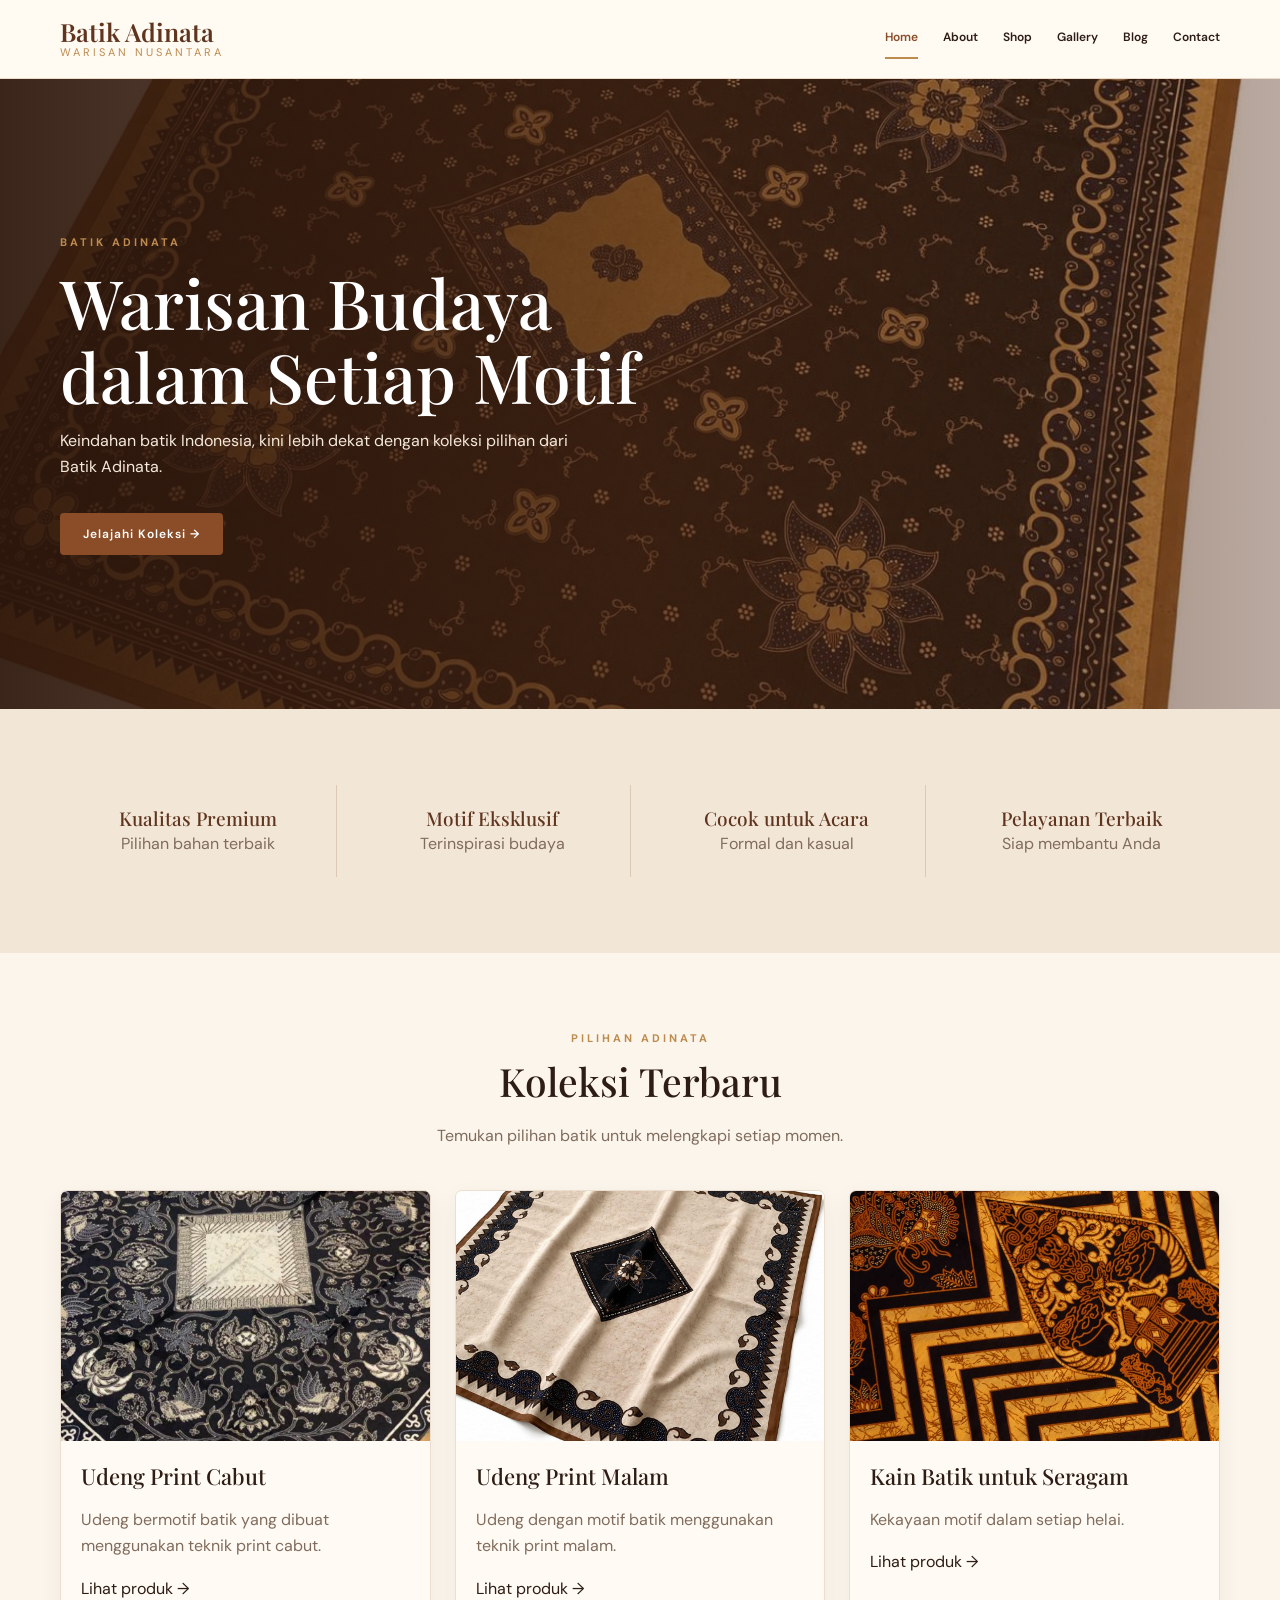
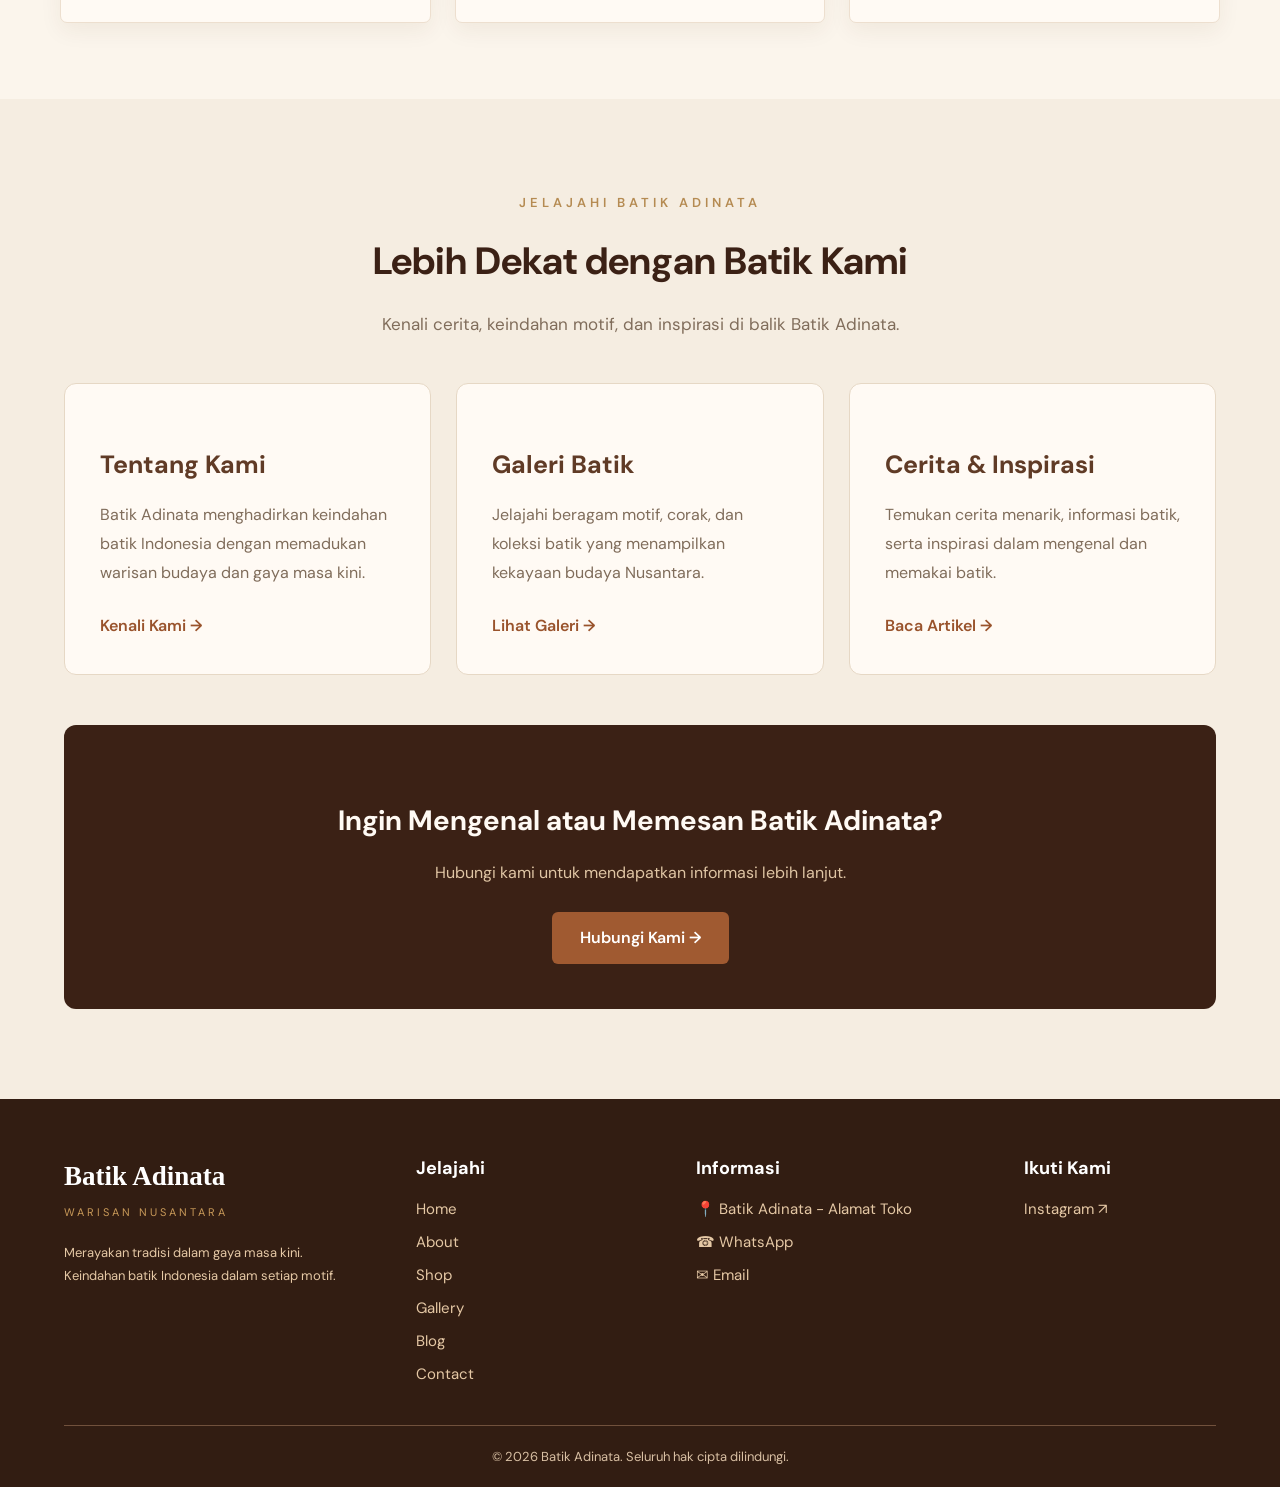
<file: index.html>
<!doctype html>
<html lang="id">

<head>
    <meta charset="utf-8">
    <meta name="viewport" content="width=device-width,initial-scale=1">
    <title>Home | Batik Adinata</title>
    <link rel="stylesheet" href="style.css">
</head>

<body>
    <header>
        <div class="container nav"><a class="brand" href="index.html">Batik Adinata<small>Warisan Nusantara</small></a>
            <nav class="navlinks"><a class="active" href="index.html">Home</a><a class="" href="about.html">About</a><a
                    class="" href="shop.html">Shop</a><a class="" href="gallery.html">Gallery</a><a class=""
                    href="blog.html">Blog</a><a class="" href="contact.html">Contact</a></nav>
        </div>
    </header>
    <main>
        <section class="hero"><img src="images/banner-home-baru.jpeg" alt="Model mengenakan batik">
            <div class="container">
                <div class="hero-copy">
                    <div class="eyebrow">Batik Adinata</div>
                    <h1>Warisan Budaya dalam Setiap Motif</h1>
                    <p>Keindahan batik Indonesia, kini lebih dekat dengan koleksi pilihan dari Batik Adinata.</p><a
                        class="btn" href="shop.html">Jelajahi Koleksi →</a>
                </div>
            </div>
        </section>
        <section class="feature-strip">
            <div class="container features">
                <div class="feature"><strong>Kualitas Premium</strong><span class="muted">Pilihan bahan terbaik</span>
                </div>
                <div class="feature"><strong>Motif Eksklusif</strong><span class="muted">Terinspirasi budaya</span>
                </div>
                <div class="feature"><strong>Cocok untuk Acara</strong><span class="muted">Formal dan kasual</span>
                </div>
                <div class="feature"><strong>Pelayanan Terbaik</strong><span class="muted">Siap membantu Anda</span>
                </div>
            </div>
        </section>
        <section>
            
<div class="container">
    <div class="section-head">
        <div class="eyebrow">Pilihan Adinata</div>
        <h2>Koleksi Terbaru</h2>
        <p>Temukan pilihan batik untuk melengkapi setiap momen.</p>
    </div>

    <div class="grid">
        <!-- UDENG PRINT CABUT -->
        <article class="card">
            <img src="images/udeng-print-cabut.jpeg" alt="Udeng Print Cabut">
            <div class="card-body">
                <h3>Udeng Print Cabut</h3>
                <p class="muted">Udeng bermotif batik yang dibuat menggunakan teknik print cabut.</p>
                <a href="shop.html?kategori=udeng-print-cabut">
                    Lihat produk →
                </a>
            </div>
        </article>

        <!-- UDENG PRINT MALAM -->
        <article class="card">
            <img src="images/udeng-print-malam.jpeg" alt="Udeng Print Malam">
            <div class="card-body">
                <h3>Udeng Print Malam</h3>
                <p class="muted">Udeng dengan motif batik menggunakan teknik print malam.</p>
                <a href="shop.html?kategori=udeng-print-malam">
                    Lihat produk →
                </a>
            </div>
        </article>

        <!-- KAIN BATIK SERAGAM -->
        <article class="card">
            <img src="images/kain-batik-untuk-seragam.jpeg" alt="Kain Batik untuk Seragam">
            <div class="card-body">
                <h3>Kain Batik untuk Seragam</h3>
                <p class="muted">Kekayaan motif dalam setiap helai.</p>
                <a href="shop.html?kategori=kain-batik-seragam">
                    Lihat produk →
                </a>
            </div>
        </article>
    </div>
</div>
</section>
</main>

    </main>
    
<!-- RINGKASAN HALAMAN -->
<section class="home-overview">
    <div class="overview-heading">
        <span>JELAJAHI BATIK ADINATA</span>
        <h2>Lebih Dekat dengan Batik Kami</h2>
        <p>Kenali cerita, keindahan motif, dan inspirasi di balik Batik Adinata.</p>
    </div>

    <div class="overview-grid">

        <div class="overview-card">
            <h3>Tentang Kami</h3>
            <p>
                Batik Adinata menghadirkan keindahan batik Indonesia
                dengan memadukan warisan budaya dan gaya masa kini.
            </p>
            <a href="about.html">Kenali Kami →</a>
        </div>

        <div class="overview-card">
            <h3>Galeri Batik</h3>
            <p>
                Jelajahi beragam motif, corak, dan koleksi batik
                yang menampilkan kekayaan budaya Nusantara.
            </p>
            <a href="gallery.html">Lihat Galeri →</a>
        </div>

        <div class="overview-card">
            <h3>Cerita & Inspirasi</h3>
            <p>
                Temukan cerita menarik, informasi batik, serta
                inspirasi dalam mengenal dan memakai batik.
            </p>
            <a href="blog.html">Baca Artikel →</a>
        </div>

    </div>

    <div class="overview-contact">
        <h3>Ingin Mengenal atau Memesan Batik Adinata?</h3>
        <p>Hubungi kami untuk mendapatkan informasi lebih lanjut.</p>
        <a href="contact.html" class="overview-contact-btn">Hubungi Kami →</a>
    </div>
</section>

    <footer class="site-footer">
    <div class="container footer-inner">

        <!-- KOLOM 1: BRAND -->
        <div class="footer-brand">
            <a href="index.html" class="footer-logo">
                Batik Adinata
            </a>
            <span class="footer-subtitle">WARISAN NUSANTARA</span>

            <p>
                Merayakan tradisi dalam gaya masa kini.
                Keindahan batik Indonesia dalam setiap motif.
            </p>
        </div>

        <!-- KOLOM 2: JELAJAHI -->
        <div class="footer-column">
            <b>Jelajahi</b>

            <a href="index.html">Home</a>
            <a href="about.html">About</a>
            <a href="shop.html">Shop</a>
            <a href="gallery.html">Gallery</a>
            <a href="blog.html">Blog</a>
            <a href="contact.html">Contact</a>
        </div>

        <!-- KOLOM 3: INFORMASI -->
        <div class="footer-column">
            <b>Informasi</b>

           
<a
    href="https://www.google.com/maps/search/?api=1&query=BATIK%20ADINATA%2C%20GW92%2BPV6%2C%20Kds%20III%2C%20Sidodadi%2C%20Masaran%2C%20Sragen%2C%20Jawa%20Tengah%2057282"
    target="_blank"
    rel="noopener noreferrer">
    📍 Batik Adinata - Alamat Toko
</a>


            <a
                href="https://wa.me/6285878153381"
                target="_blank"
                rel="noopener noreferrer">
                ☎ WhatsApp
            </a>

            <a href="mailto:pashaprasati29@gmail.com">
                ✉ Email
            </a>
        </div>

        <!-- KOLOM 4: IKUTI KAMI -->
        <div class="footer-column">
            <b>Ikuti Kami</b>

            <a
                href="https://www.instagram.com/prasa_sti/"
                target="_blank"
                rel="noopener noreferrer">
                Instagram ↗
            </a>
        </div>

    </div>

    <!-- COPYRIGHT -->
    <div class="footer-bottom">
        <p>
            © 2026 Batik Adinata. Seluruh hak cipta dilindungi.
        </p>
    </div>
</footer>
</body>

</html>
</file>
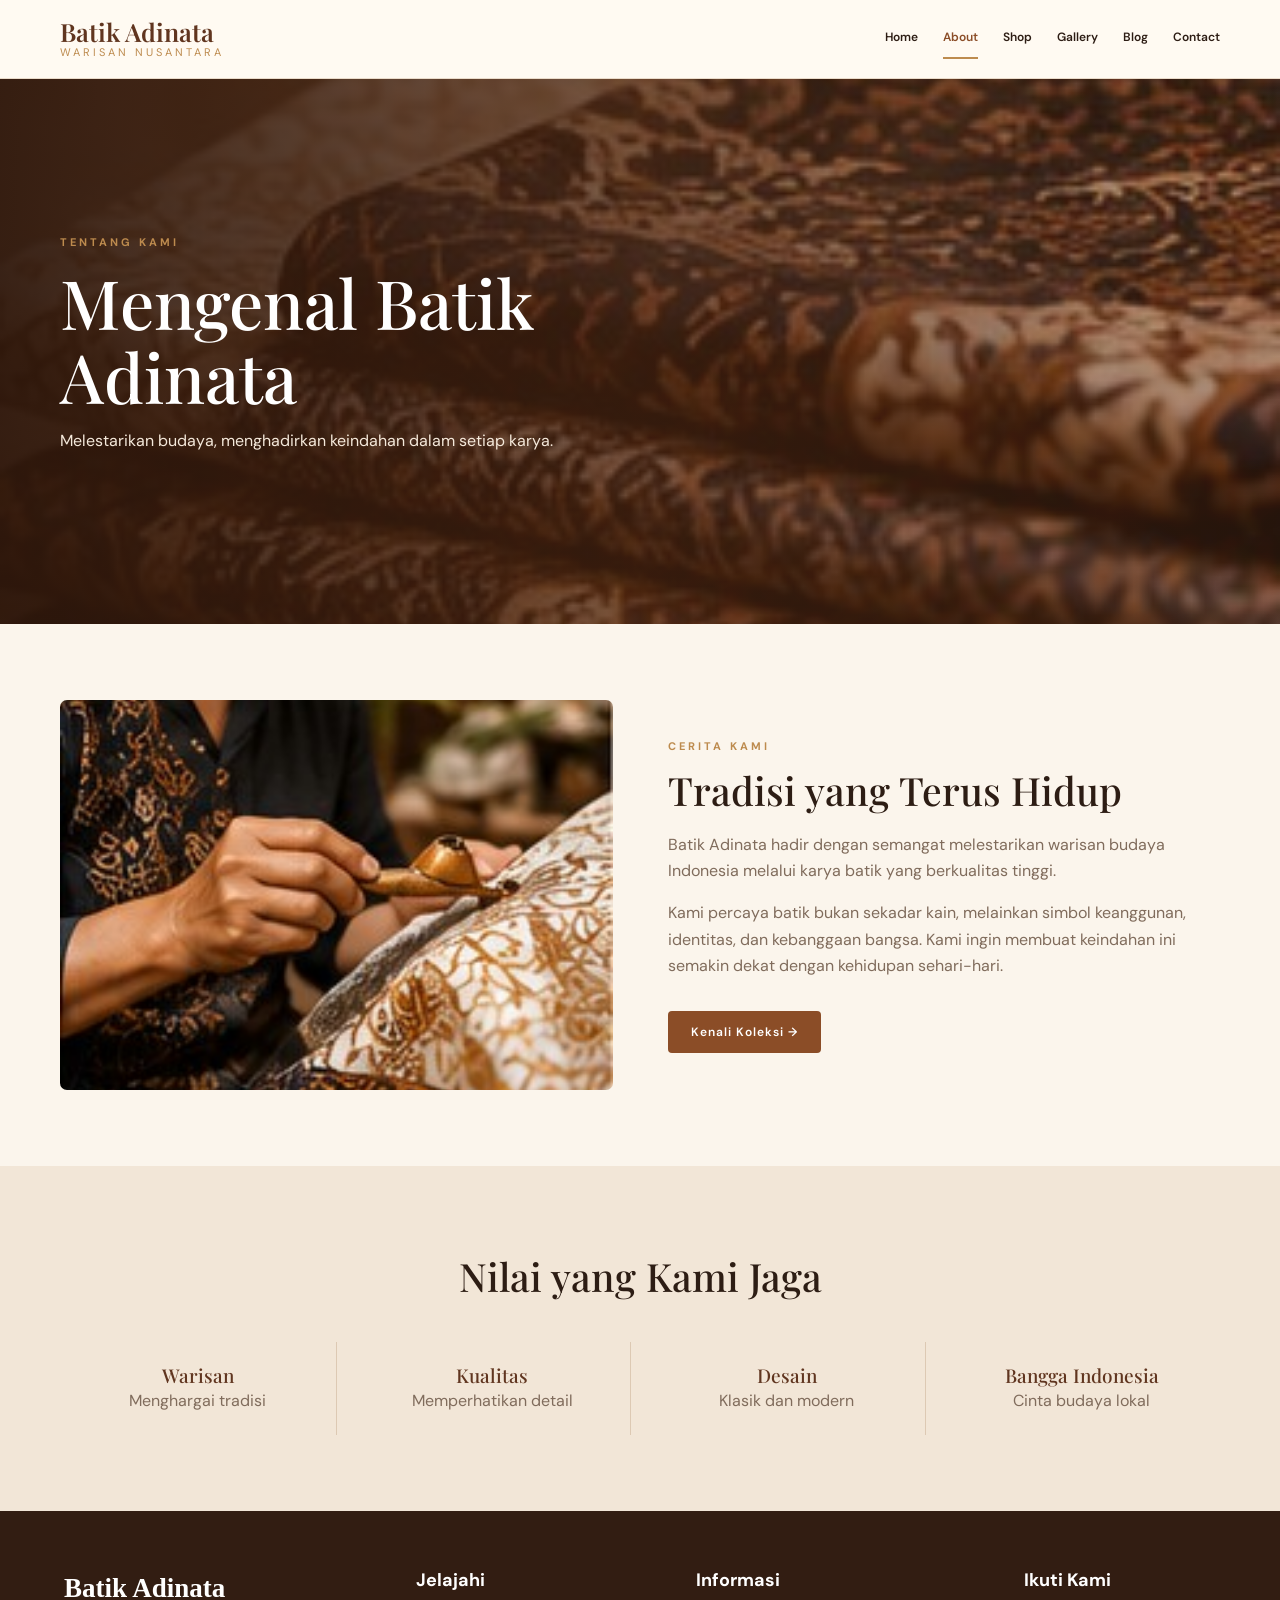
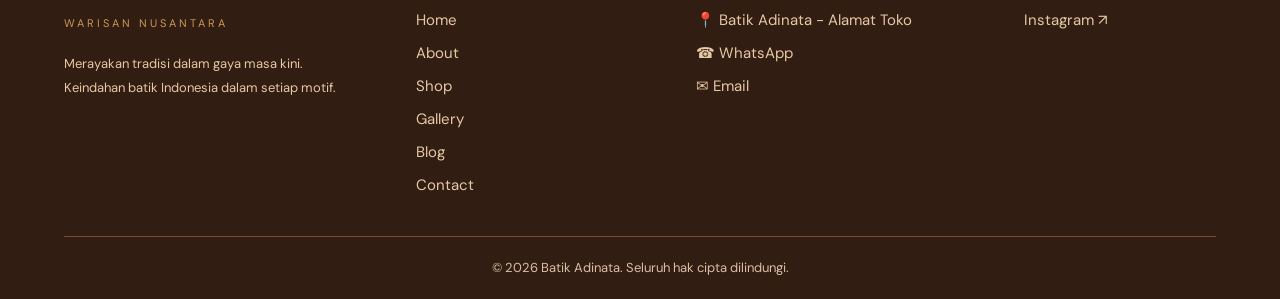
<file: about.html>
<!doctype html>
<html lang="id">

<head>
    <meta charset="utf-8">
    <meta name="viewport" content="width=device-width,initial-scale=1">
    <title>About | Batik Adinata</title>
    <link rel="stylesheet" href="style.css">
</head>

<body>
    <header>
        <div class="container nav"><a class="brand" href="index.html">Batik Adinata<small>Warisan Nusantara</small></a>
            <nav class="navlinks"><a class="" href="index.html">Home</a><a class="active" href="about.html">About</a><a
                    class="" href="shop.html">Shop</a><a class="" href="gallery.html">Gallery</a><a class=""
                    href="blog.html">Blog</a><a class="" href="contact.html">Contact</a></nav>
        </div>
    </header>
    <main>
        <section class="hero"><img src="images/produk-kain.jpg" alt="Kain batik bermotif">
            <div class="container">
                <div class="hero-copy">
                    <div class="eyebrow">Tentang Kami</div>
                    <h1>Mengenal Batik Adinata</h1>
                    <p>Melestarikan budaya, menghadirkan keindahan dalam setiap karya.</p>
                </div>
            </div>
        </section>
        <section>
            <div class="container split"><img src="images/about-craft.jpg" alt="Proses membatik dengan canting">
                <div>
                    <div class="eyebrow">Cerita Kami</div>
                    <h2>Tradisi yang Terus Hidup</h2>
                    <p class="muted">Batik Adinata hadir dengan semangat melestarikan warisan budaya Indonesia melalui
                        karya batik yang berkualitas tinggi.</p>
                    <p class="muted">Kami percaya batik bukan sekadar kain, melainkan simbol keanggunan, identitas, dan
                        kebanggaan bangsa. Kami ingin membuat keindahan ini semakin dekat dengan kehidupan sehari-hari.
                    </p><a class="btn" href="shop.html">Kenali Koleksi →</a>
                </div>
            </div>
        </section>
        <section class="feature-strip">
            <div class="container">
                <div class="section-head">
                    <h2>Nilai yang Kami Jaga</h2>
                </div>
                <div class="features">
                    <div class="feature"><strong>Warisan</strong><span class="muted">Menghargai tradisi</span></div>
                    <div class="feature"><strong>Kualitas</strong><span class="muted">Memperhatikan detail</span></div>
                    <div class="feature"><strong>Desain</strong><span class="muted">Klasik dan modern</span></div>
                    <div class="feature"><strong>Bangga Indonesia</strong><span class="muted">Cinta budaya lokal</span>
                    </div>
                </div>
            </div>
        </section>
    </main>
    <footer class="site-footer">
    <div class="container footer-inner">

        <!-- KOLOM 1: BRAND -->
        <div class="footer-brand">
            <a href="index.html" class="footer-logo">
                Batik Adinata
            </a>
            <span class="footer-subtitle">WARISAN NUSANTARA</span>

            <p>
                Merayakan tradisi dalam gaya masa kini.
                Keindahan batik Indonesia dalam setiap motif.
            </p>
        </div>

        <!-- KOLOM 2: JELAJAHI -->
        <div class="footer-column">
            <b>Jelajahi</b>

            <a href="index.html">Home</a>
            <a href="about.html">About</a>
            <a href="shop.html">Shop</a>
            <a href="gallery.html">Gallery</a>
            <a href="blog.html">Blog</a>
            <a href="contact.html">Contact</a>
        </div>

        <!-- KOLOM 3: INFORMASI -->
        <div class="footer-column">
            <b>Informasi</b>

           
<a
    href="https://www.google.com/maps/search/?api=1&query=BATIK%20ADINATA%2C%20GW92%2BPV6%2C%20Kds%20III%2C%20Sidodadi%2C%20Masaran%2C%20Sragen%2C%20Jawa%20Tengah%2057282"
    target="_blank"
    rel="noopener noreferrer">
    📍 Batik Adinata - Alamat Toko
</a>


            <a
                href="https://wa.me/6285878153381"
                target="_blank"
                rel="noopener noreferrer">
                ☎ WhatsApp
            </a>

            <a href="mailto:pashaprasati29@gmail.com">
                ✉ Email
            </a>
        </div>

        <!-- KOLOM 4: IKUTI KAMI -->
        <div class="footer-column">
            <b>Ikuti Kami</b>

            <a
                href="https://www.instagram.com/prasa_sti/"
                target="_blank"
                rel="noopener noreferrer">
                Instagram ↗
            </a>
        </div>

    </div>

    <!-- COPYRIGHT -->
    <div class="footer-bottom">
        <p>
            © 2026 Batik Adinata. Seluruh hak cipta dilindungi.
        </p>
    </div>
</footer>
</body>

</html>
</file>
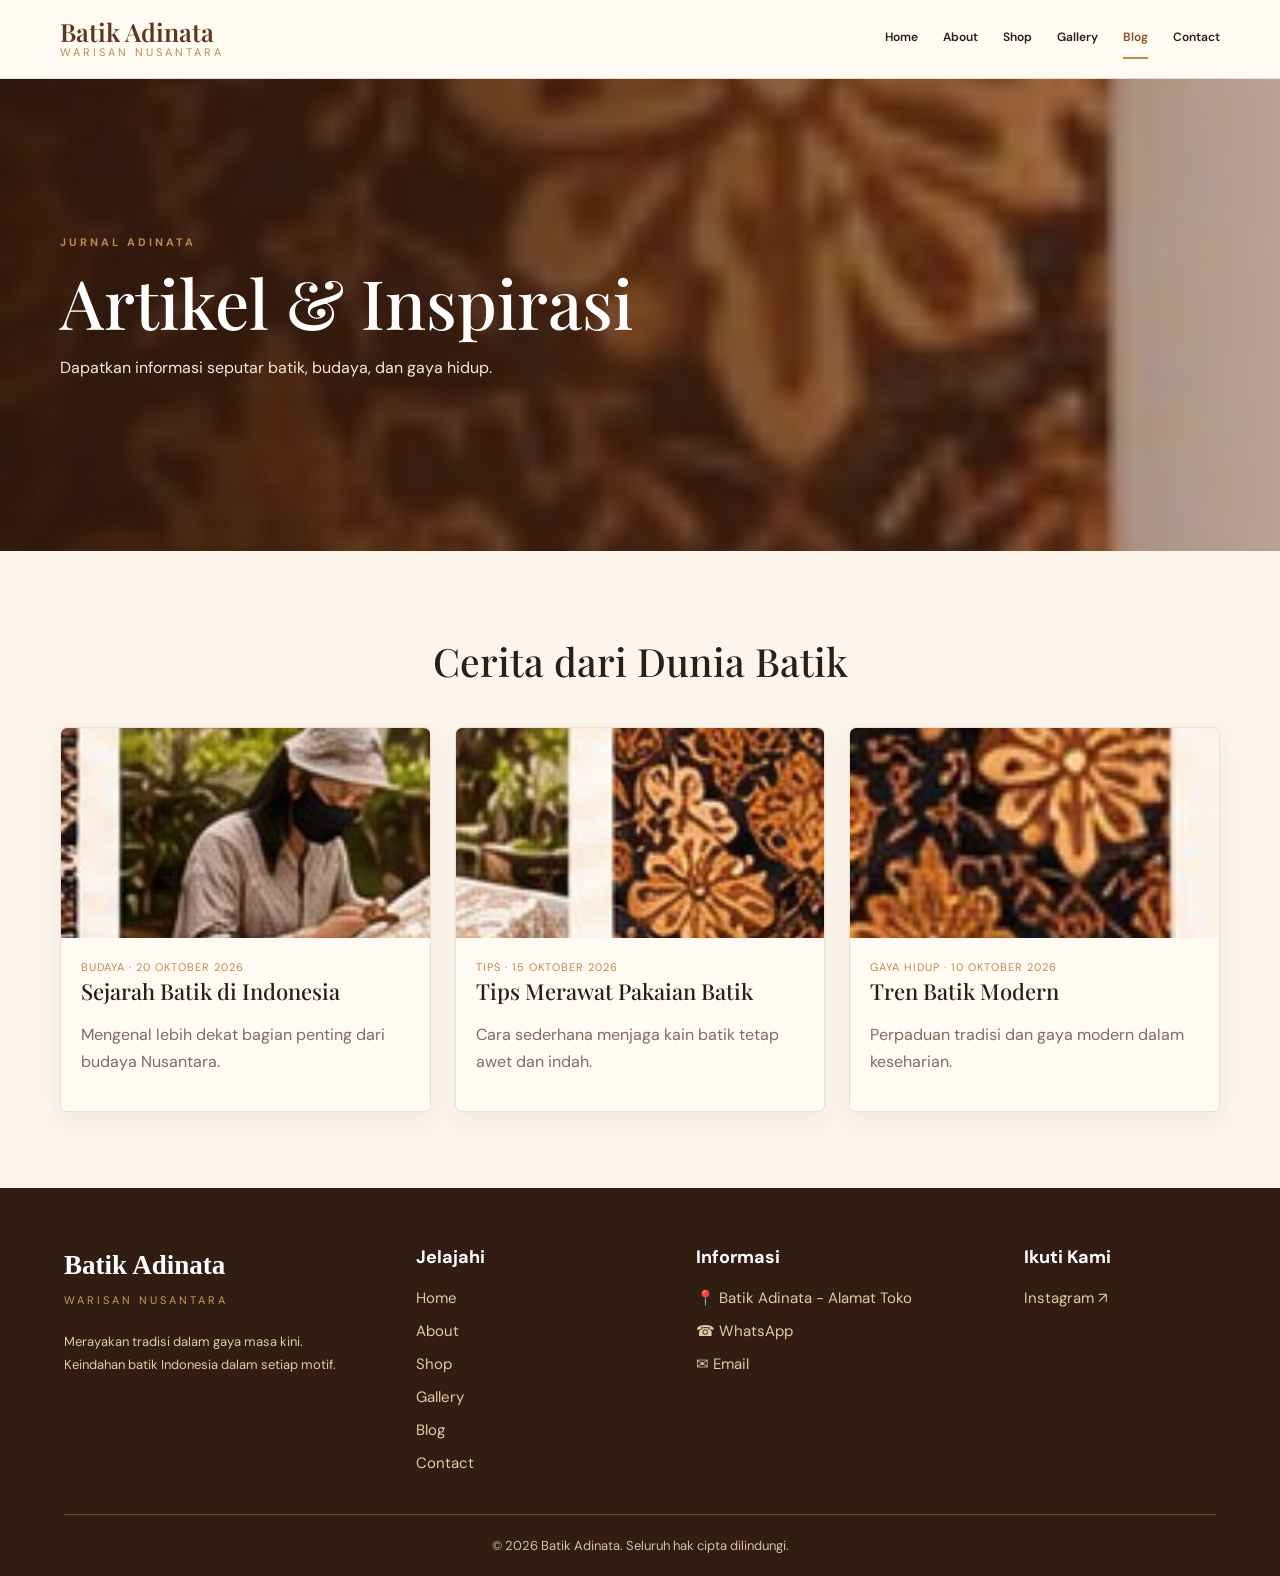
<file: blog.html>
<!doctype html>
<html lang="id">

<head>
    <meta charset="utf-8">
    <meta name="viewport" content="width=device-width,initial-scale=1">
    <title>Blog | Batik Adinata</title>
    <link rel="stylesheet" href="style.css">
</head>

<body>
    <header>
        <div class="container nav"><a class="brand" href="index.html">Batik Adinata<small>Warisan Nusantara</small></a>
            <nav class="navlinks"><a class="" href="index.html">Home</a><a class="" href="about.html">About</a><a
                    class="" href="shop.html">Shop</a><a class="" href="gallery.html">Gallery</a><a class="active"
                    href="blog.html">Blog</a><a class="" href="contact.html">Contact</a></nav>
        </div>
    </header>
    <main>
        <section class="hero"><img src="images/blog-textile.jpg" alt="Kain batik dan perlengkapan">
            <div class="container">
                <div class="hero-copy">
                    <div class="eyebrow">Jurnal Adinata</div>
                    <h1>Artikel & Inspirasi</h1>
                    <p>Dapatkan informasi seputar batik, budaya, dan gaya hidup.</p>
                </div>
            </div>
        </section>
        <section>
            <div class="container">
                <div class="section-head">
                    <h2>Cerita dari Dunia Batik</h2>
                </div>
                <div class="grid">
                    <article class="card article"><img src="images/blog-craft.jpg" alt="Pengrajin batik">
                        <div class="card-body">
                            <div class="article-date">Budaya · 20 Oktober 2026</div>
                            <h3>Sejarah Batik di Indonesia</h3>
                            <p class="muted">Mengenal lebih dekat bagian penting dari budaya Nusantara.</p>
                        </div>
                    </article>
                    <article class="card article"><img src="images/blog-fashion.jpg" alt="Busana batik">
                        <div class="card-body">
                            <div class="article-date">Tips · 15 Oktober 2026</div>
                            <h3>Tips Merawat Pakaian Batik</h3>
                            <p class="muted">Cara sederhana menjaga kain batik tetap awet dan indah.</p>
                        </div>
                    </article>
                    <article class="card article"><img src="images/blog-textile.jpg" alt="Kain batik">
                        <div class="card-body">
                            <div class="article-date">Gaya Hidup · 10 Oktober 2026</div>
                            <h3>Tren Batik Modern</h3>
                            <p class="muted">Perpaduan tradisi dan gaya modern dalam keseharian.</p>
                        </div>
                    </article>
                </div>
            </div>
        </section>
    </main>
    <footer class="site-footer">
    <div class="container footer-inner">

        <!-- KOLOM 1: BRAND -->
        <div class="footer-brand">
            <a href="index.html" class="footer-logo">
                Batik Adinata
            </a>
            <span class="footer-subtitle">WARISAN NUSANTARA</span>

            <p>
                Merayakan tradisi dalam gaya masa kini.
                Keindahan batik Indonesia dalam setiap motif.
            </p>
        </div>

        <!-- KOLOM 2: JELAJAHI -->
        <div class="footer-column">
            <b>Jelajahi</b>

            <a href="index.html">Home</a>
            <a href="about.html">About</a>
            <a href="shop.html">Shop</a>
            <a href="gallery.html">Gallery</a>
            <a href="blog.html">Blog</a>
            <a href="contact.html">Contact</a>
        </div>

        <!-- KOLOM 3: INFORMASI -->
        <div class="footer-column">
            <b>Informasi</b>

           
<a
    href="https://www.google.com/maps/search/?api=1&query=BATIK%20ADINATA%2C%20GW92%2BPV6%2C%20Kds%20III%2C%20Sidodadi%2C%20Masaran%2C%20Sragen%2C%20Jawa%20Tengah%2057282"
    target="_blank"
    rel="noopener noreferrer">
    📍 Batik Adinata - Alamat Toko
</a>


            <a
                href="https://wa.me/6285878153381"
                target="_blank"
                rel="noopener noreferrer">
                ☎ WhatsApp
            </a>

            <a href="mailto:pashaprasati29@gmail.com">
                ✉ Email
            </a>
        </div>

        <!-- KOLOM 4: IKUTI KAMI -->
        <div class="footer-column">
            <b>Ikuti Kami</b>

            <a
                href="https://www.instagram.com/prasa_sti/"
                target="_blank"
                rel="noopener noreferrer">
                Instagram ↗
            </a>
        </div>

    </div>

    <!-- COPYRIGHT -->
    <div class="footer-bottom">
        <p>
            © 2026 Batik Adinata. Seluruh hak cipta dilindungi.
        </p>
    </div>
</footer>
</body>

</html>
</file>
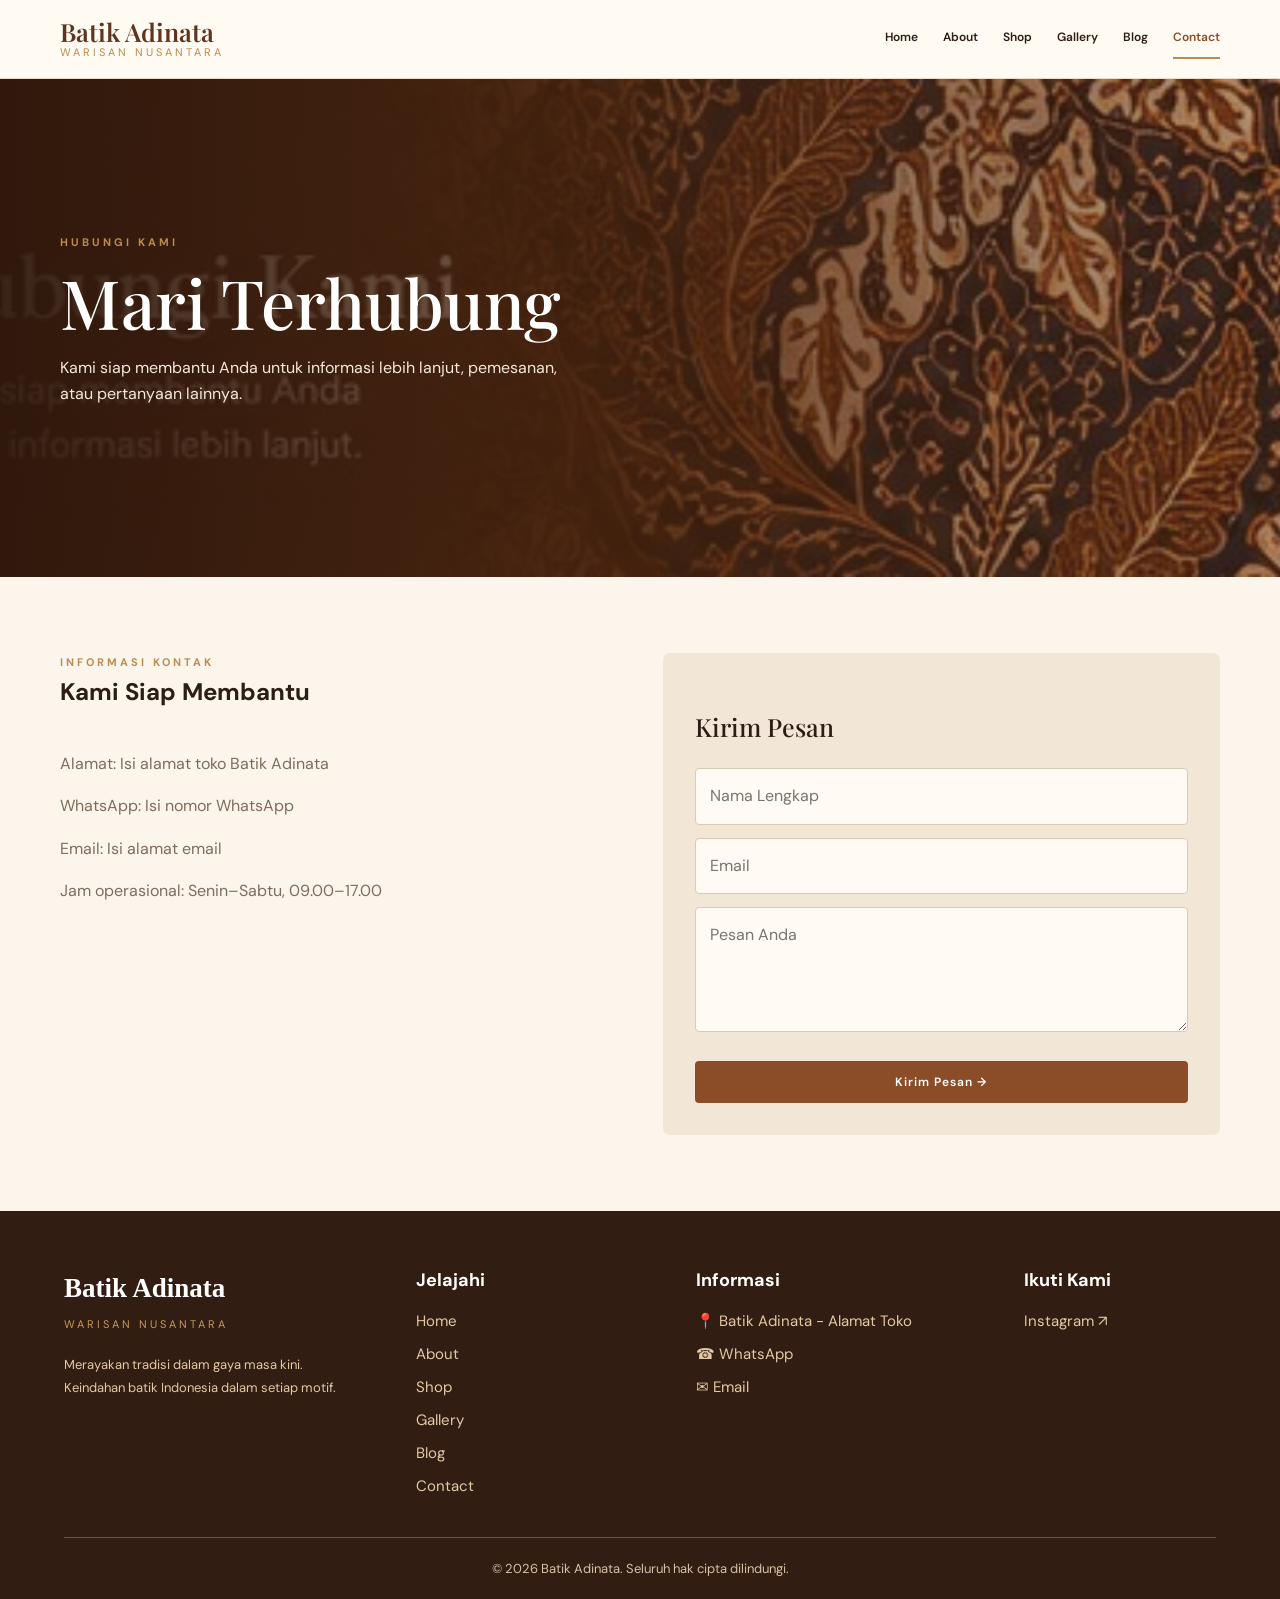
<file: contact.html>
<!doctype html>
<html lang="id">

<head>
    <meta charset="utf-8">
    <meta name="viewport" content="width=device-width,initial-scale=1">
    <title>Contact | Batik Adinata</title>
    <link rel="stylesheet" href="style.css">
</head>

<body>
    <header>
        <div class="container nav"><a class="brand" href="index.html">Batik Adinata<small>Warisan Nusantara</small></a>
            <nav class="navlinks"><a class="" href="index.html">Home</a><a class="" href="about.html">About</a><a
                    class="" href="shop.html">Shop</a><a class="" href="gallery.html">Gallery</a><a class=""
                    href="blog.html">Blog</a><a class="active" href="contact.html">Contact</a></nav>
        </div>
    </header>
    <main>
        <section class="hero"><img src="images/contact-banner.jpg" alt="Motif batik">
            <div class="container">
                <div class="hero-copy">
                    <div class="eyebrow">Hubungi Kami</div>
                    <h1>Mari Terhubung</h1>
                    <p>Kami siap membantu Anda untuk informasi lebih lanjut, pemesanan, atau pertanyaan lainnya.</p>
                </div>
            </div>
        </section>
        <section>
            <div class="container contact-grid">
                <div>
                    <div class="eyebrow">Informasi Kontak</div>
                    <h2 class="section-head" style="text-align:left">Kami Siap Membantu</h2>
                    <p class="muted">Alamat: Isi alamat toko Batik Adinata</p>
                    <p class="muted">WhatsApp: Isi nomor WhatsApp</p>
                    <p class="muted">Email: Isi alamat email</p>
                    <p class="muted">Jam operasional: Senin–Sabtu, 09.00–17.00</p>
                </div>
                <div class="contact-panel">
                    <h3 style="font:500 25px 'Playfair Display'">Kirim Pesan</h3>
                    <form
                        onsubmit="event.preventDefault();alert('Form ini masih demo. Hubungkan ke backend atau WhatsApp untuk menerima pesan.');">
                        <input placeholder="Nama Lengkap" required><input type="email" placeholder="Email"
                            required><textarea placeholder="Pesan Anda" required></textarea><button class="btn"
                            type="submit">Kirim Pesan →</button></form>
                </div>
            </div>
        </section>
    </main>
    <footer class="site-footer">
    <div class="container footer-inner">

        <!-- KOLOM 1: BRAND -->
        <div class="footer-brand">
            <a href="index.html" class="footer-logo">
                Batik Adinata
            </a>
            <span class="footer-subtitle">WARISAN NUSANTARA</span>

            <p>
                Merayakan tradisi dalam gaya masa kini.
                Keindahan batik Indonesia dalam setiap motif.
            </p>
        </div>

        <!-- KOLOM 2: JELAJAHI -->
        <div class="footer-column">
            <b>Jelajahi</b>

            <a href="index.html">Home</a>
            <a href="about.html">About</a>
            <a href="shop.html">Shop</a>
            <a href="gallery.html">Gallery</a>
            <a href="blog.html">Blog</a>
            <a href="contact.html">Contact</a>
        </div>

        <!-- KOLOM 3: INFORMASI -->
        <div class="footer-column">
            <b>Informasi</b>

           
<a
    href="https://www.google.com/maps/search/?api=1&query=BATIK%20ADINATA%2C%20GW92%2BPV6%2C%20Kds%20III%2C%20Sidodadi%2C%20Masaran%2C%20Sragen%2C%20Jawa%20Tengah%2057282"
    target="_blank"
    rel="noopener noreferrer">
    📍 Batik Adinata - Alamat Toko
</a>


            <a
                href="https://wa.me/6285878153381"
                target="_blank"
                rel="noopener noreferrer">
                ☎ WhatsApp
            </a>

            <a href="mailto:pashaprasati29@gmail.com">
                ✉ Email
            </a>
        </div>

        <!-- KOLOM 4: IKUTI KAMI -->
        <div class="footer-column">
            <b>Ikuti Kami</b>

            <a
                href="https://www.instagram.com/prasa_sti/"
                target="_blank"
                rel="noopener noreferrer">
                Instagram ↗
            </a>
        </div>

    </div>

    <!-- COPYRIGHT -->
    <div class="footer-bottom">
        <p>
            © 2026 Batik Adinata. Seluruh hak cipta dilindungi.
        </p>
    </div>
</footer>
</body>

</html>
</file>
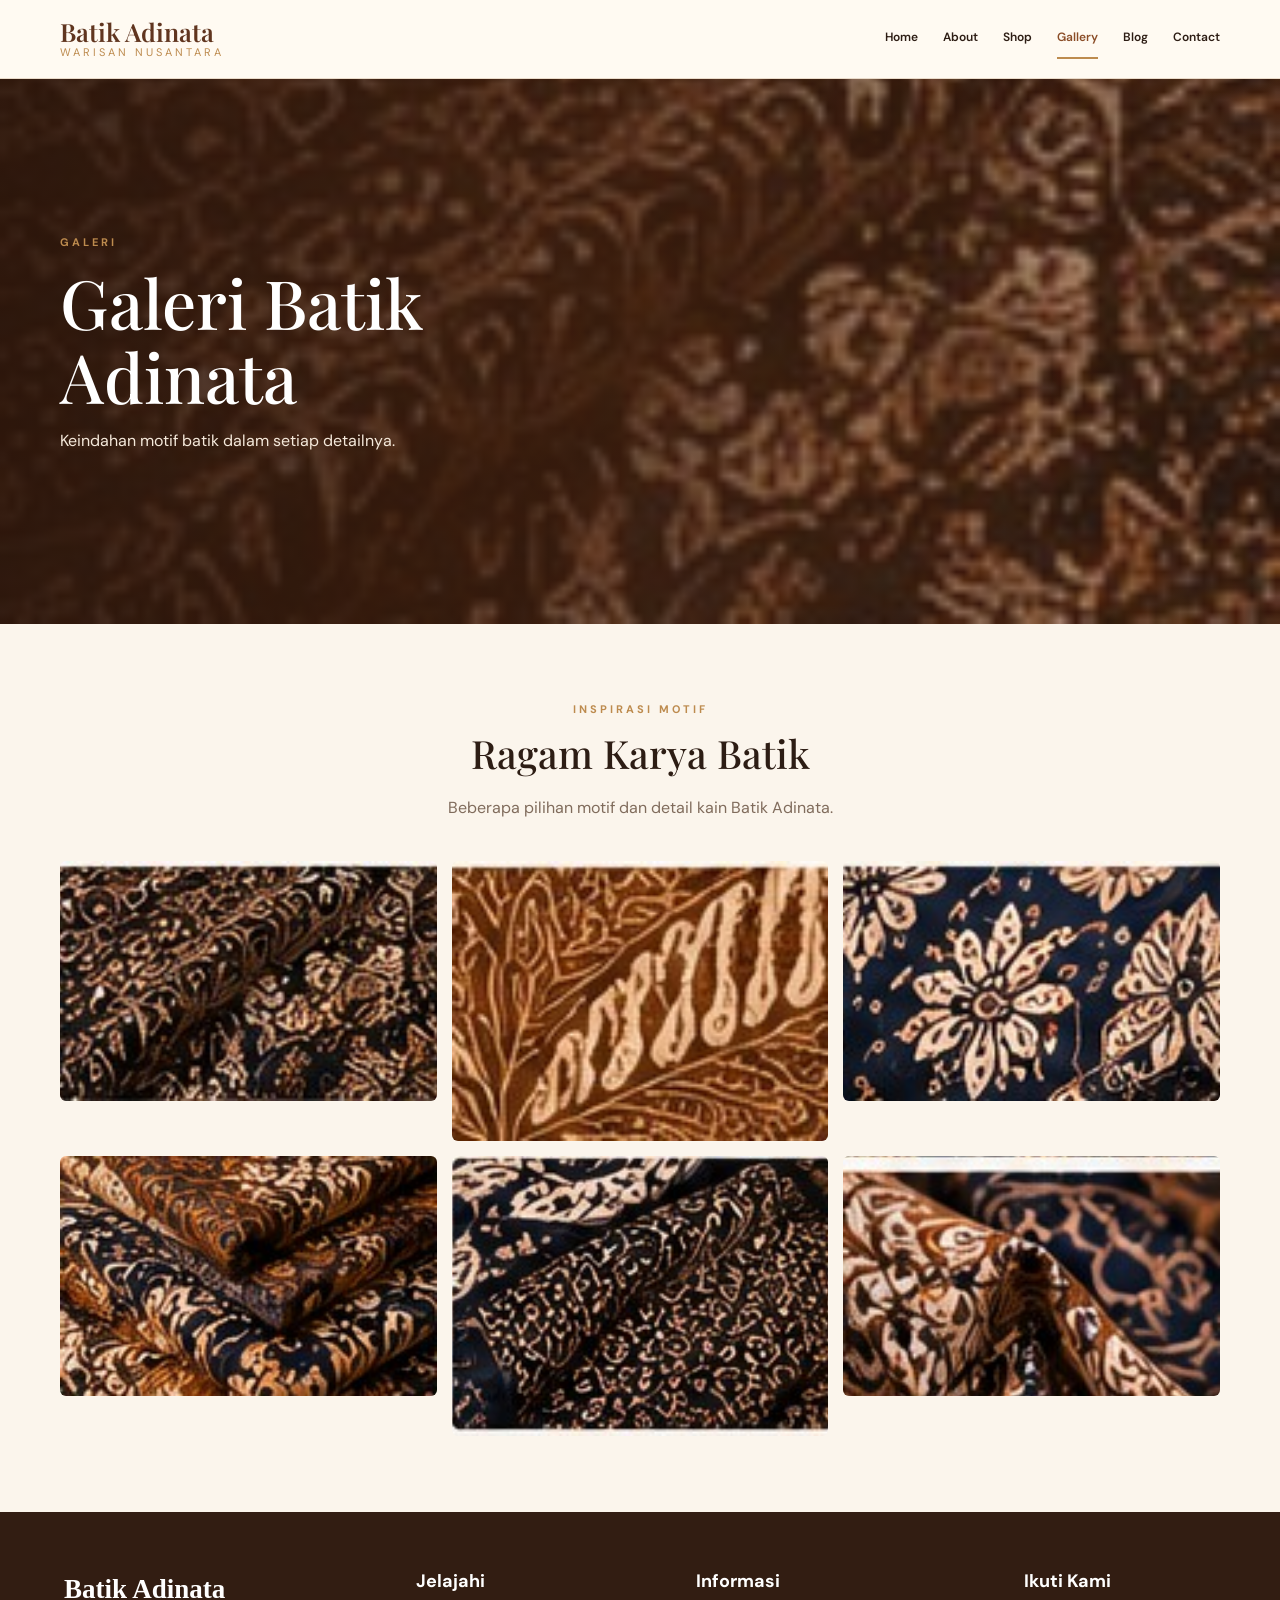
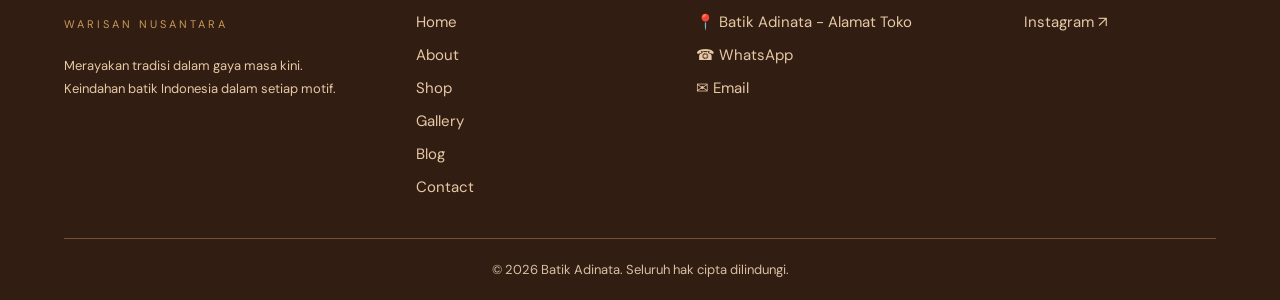
<file: gallery.html>
<!doctype html>
<html lang="id">

<head>
    <meta charset="utf-8">
    <meta name="viewport" content="width=device-width,initial-scale=1">
    <title>Gallery | Batik Adinata</title>
    <link rel="stylesheet" href="style.css">
</head>

<body>
    <header>
        <div class="container nav"><a class="brand" href="index.html">Batik Adinata<small>Warisan Nusantara</small></a>
            <nav class="navlinks"><a class="" href="index.html">Home</a><a class="" href="about.html">About</a><a
                    class="" href="shop.html">Shop</a><a class="active" href="gallery.html">Gallery</a><a class=""
                    href="blog.html">Blog</a><a class="" href="contact.html">Contact</a></nav>
        </div>
    </header>
    <main>
        <section class="hero"><img src="images/gallery-1.jpg" alt="Detail motif batik">
            <div class="container">
                <div class="hero-copy">
                    <div class="eyebrow">Galeri</div>
                    <h1>Galeri Batik Adinata</h1>
                    <p>Keindahan motif batik dalam setiap detailnya.</p>
                </div>
            </div>
        </section>
        <section>
            <div class="container">
                <div class="section-head">
                    <div class="eyebrow">Inspirasi Motif</div>
                    <h2>Ragam Karya Batik</h2>
                    <p>Beberapa pilihan motif dan detail kain Batik Adinata.</p>
                </div>
                <div class="gallery"><img src="images/gallery-1.jpg" alt="Detail motif batik 1"><img
                        src="images/gallery-2.jpg" alt="Detail motif batik 2"><img src="images/gallery-3.jpg"
                        alt="Detail motif batik 3"><img src="images/gallery-4.jpg" alt="Detail motif batik 4"><img
                        src="images/gallery-5.jpg" alt="Detail motif batik 5"><img src="images/gallery-6.jpg"
                        alt="Detail motif batik 6"></div>
            </div>
        </section>
    </main>
    <footer class="site-footer">
    <div class="container footer-inner">

        <!-- KOLOM 1: BRAND -->
        <div class="footer-brand">
            <a href="index.html" class="footer-logo">
                Batik Adinata
            </a>
            <span class="footer-subtitle">WARISAN NUSANTARA</span>

            <p>
                Merayakan tradisi dalam gaya masa kini.
                Keindahan batik Indonesia dalam setiap motif.
            </p>
        </div>

        <!-- KOLOM 2: JELAJAHI -->
        <div class="footer-column">
            <b>Jelajahi</b>

            <a href="index.html">Home</a>
            <a href="about.html">About</a>
            <a href="shop.html">Shop</a>
            <a href="gallery.html">Gallery</a>
            <a href="blog.html">Blog</a>
            <a href="contact.html">Contact</a>
        </div>

        <!-- KOLOM 3: INFORMASI -->
        <div class="footer-column">
            <b>Informasi</b>

           
<a
    href="https://www.google.com/maps/search/?api=1&query=BATIK%20ADINATA%2C%20GW92%2BPV6%2C%20Kds%20III%2C%20Sidodadi%2C%20Masaran%2C%20Sragen%2C%20Jawa%20Tengah%2057282"
    target="_blank"
    rel="noopener noreferrer">
    📍 Batik Adinata - Alamat Toko
</a>


            <a
                href="https://wa.me/6285878153381"
                target="_blank"
                rel="noopener noreferrer">
                ☎ WhatsApp
            </a>

            <a href="mailto:pashaprasati29@gmail.com">
                ✉ Email
            </a>
        </div>

        <!-- KOLOM 4: IKUTI KAMI -->
        <div class="footer-column">
            <b>Ikuti Kami</b>

            <a
                href="https://www.instagram.com/prasa_sti/"
                target="_blank"
                rel="noopener noreferrer">
                Instagram ↗
            </a>
        </div>

    </div>

    <!-- COPYRIGHT -->
    <div class="footer-bottom">
        <p>
            © 2026 Batik Adinata. Seluruh hak cipta dilindungi.
        </p>
    </div>
</footer>
</body>

</html>
</file>
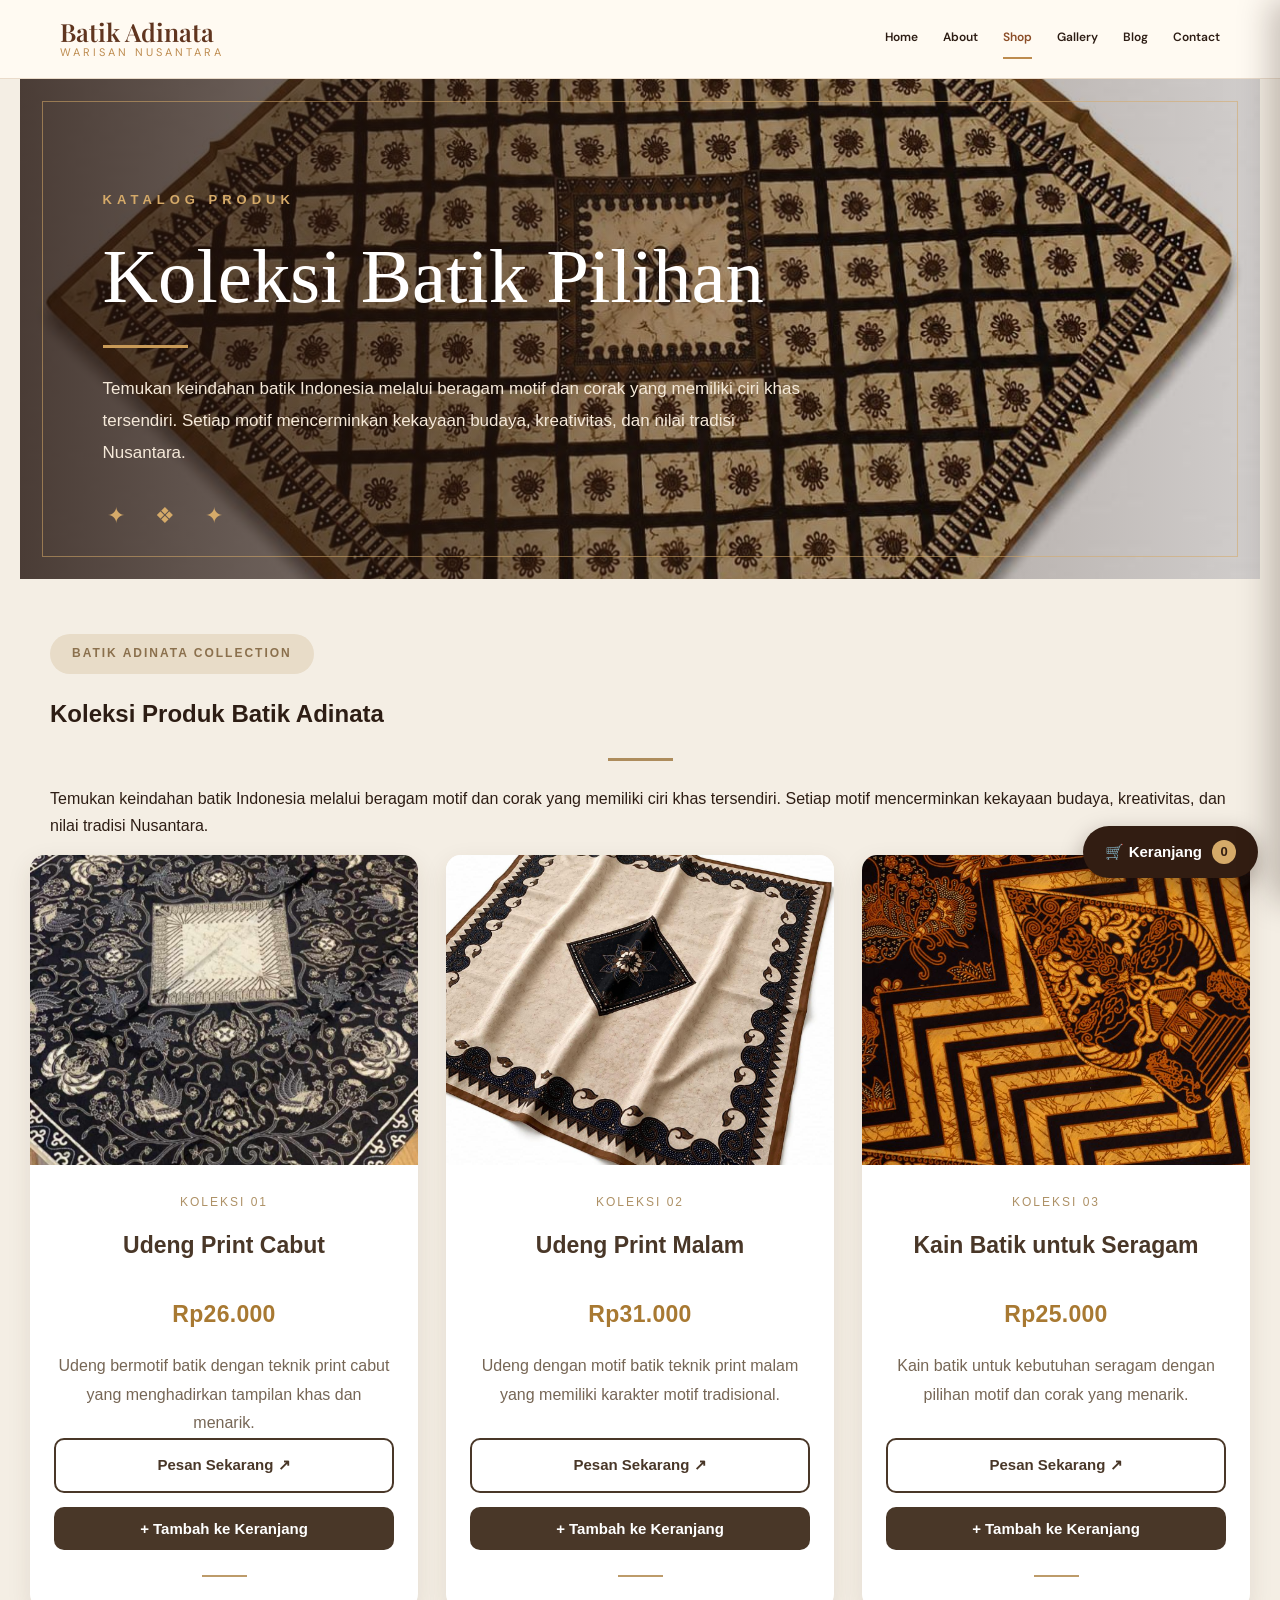
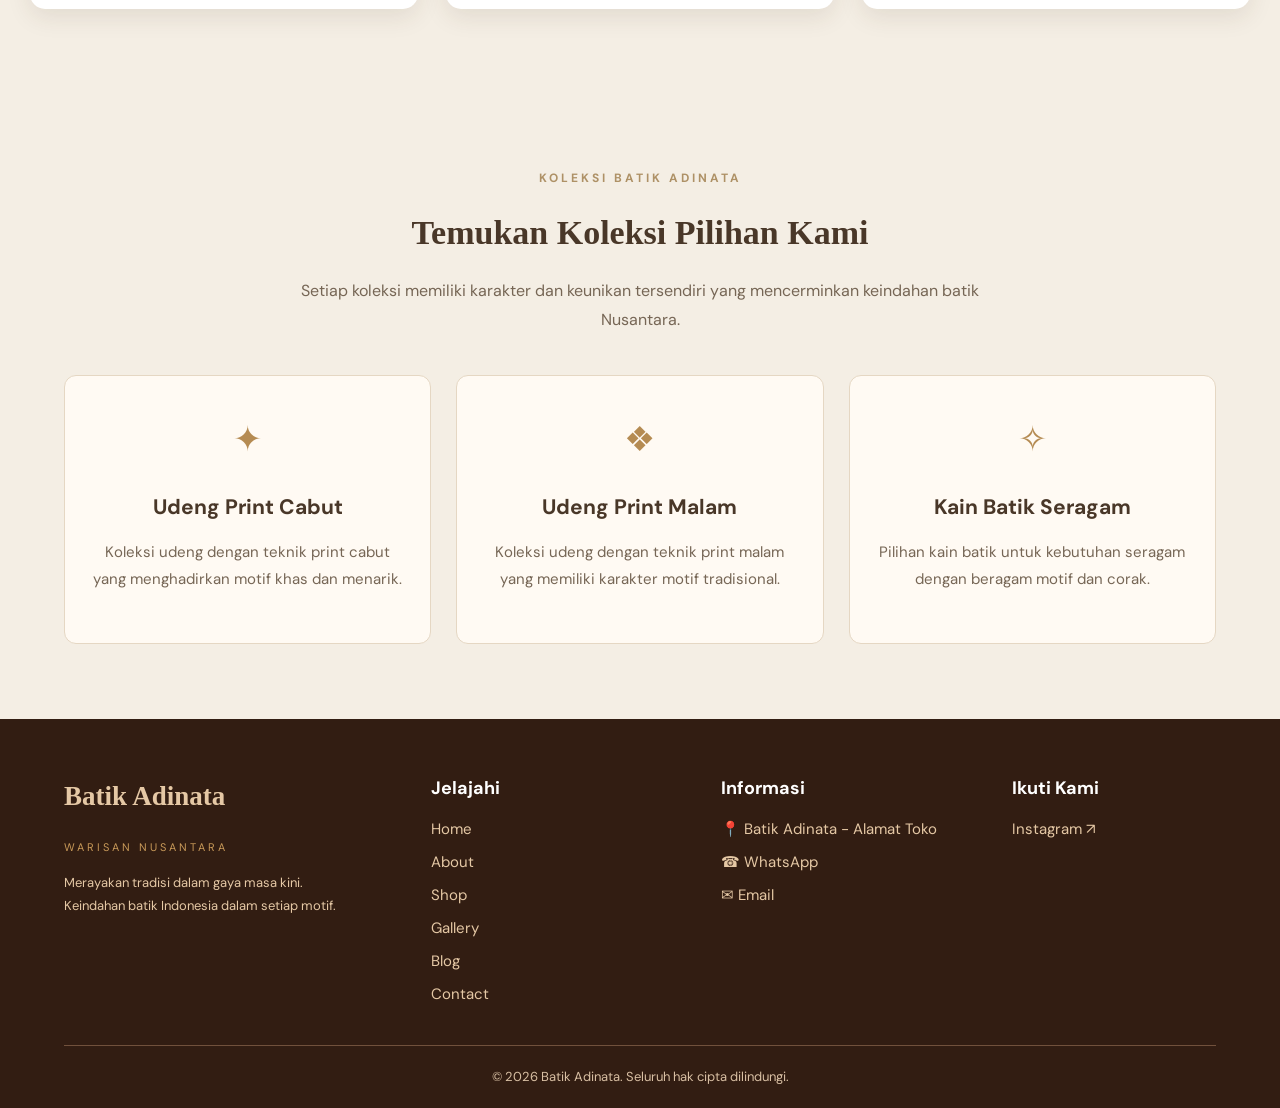
<file: shop.html>
<!doctype html>
<html lang="id">

<head>
    <meta charset="utf-8">
    <meta name="viewport" content="width=device-width,initial-scale=1">
    <title>Shop | Batik Adinata</title>
    <link rel="stylesheet" href="style.css">
</head>

<body>
    <header>
        <div class="container nav"><a class="brand" href="index.html">Batik Adinata<small>Warisan Nusantara</small></a>
            <nav class="navlinks"><a class="" href="index.html">Home</a><a class="" href="about.html">About</a><a
                    class="active" href="shop.html">Shop</a><a class="" href="gallery.html">Gallery</a><a class=""
                    href="blog.html">Blog</a><a class="" href="contact.html">Contact</a></nav>
        </div>
    </header>
    <main>
        <style>
/* ===== SHOP BATIK ADINATA ===== */

.shop-modern {
    background: #f4eee4;
    padding: 65px 30px 80px;
    font-family: Arial, sans-serif;
}

.shop-modern * {
    box-sizing: border-box;
}

.shop-modern-inner {
    max-width: 1180px;
    margin: auto;
}

.shop-modern-header {
    text-align: center;
    margin-bottom: 48px;
}

.shop-modern-tag {
    display: inline-block;
    color: #8b704d;
    background: #e8dcc8;
    padding: 10px 22px;
    border-radius: 30px;
    letter-spacing: 2px;
    font-size: 12px;
    font-weight: bold;
}

.shop-modern-header h1 {
    color: #493728;
    font-size: 42px;
    margin: 22px 0;
}

.shop-modern-header p {
    color: #766655;
    font-size: 17px;
    line-height: 1.9;
    max-width: 850px;
    margin: auto;
}

.shop-modern-divider {
    width: 65px;
    height: 3px;
    background: #ad8c5c;
    margin: 25px auto;
}

.shop-modern-grid {
    display: grid;
    grid-template-columns: repeat(3, 1fr);
    gap: 28px;
}

.shop-modern-card {
    background: #fff;
    border-radius: 15px;
    overflow: hidden;
    box-shadow: 0 8px 25px rgba(65, 45, 25, .10);
    transition: .3s;
}

.shop-modern-card:hover {
    transform: translateY(-7px);
    box-shadow: 0 14px 32px rgba(65, 45, 25, .17);
}

.shop-modern-image {
    height: 310px;
    overflow: hidden;
    background: #e7ddce;
}

.shop-modern-image img {
    width: 100%;
    height: 100%;
    object-fit: cover;
    display: block;
    transition: transform .4s;
}

.shop-modern-card:hover .shop-modern-image img {
    transform: scale(1.06);
}

.shop-modern-content {
    padding: 28px 24px 32px;
    text-align: center;
}

.shop-modern-number {
    color: #ae9166;
    font-size: 12px;
    letter-spacing: 2px;
    margin-bottom: 15px;
}

.shop-modern-content h2 {
    color: #493728;
    font-size: 23px;
    line-height: 1.5;
    margin: 0 0 18px;
}

.shop-modern-content p {
    color: #766655;
    font-size: 16px;
    line-height: 1.8;
    margin: 0;
}

.shop-modern-line {
    height: 2px;
    width: 45px;
    background: #bd9b6a;
    margin: 22px auto 0;
}

@media(max-width:850px) {
    .shop-modern-grid {
        grid-template-columns: repeat(2, 1fr);
    }
}

@media(max-width:600px) {
    .shop-modern {
        padding: 40px 18px;
    }

    .shop-modern-grid {
        grid-template-columns: 1fr;
    }

    .shop-modern-header h1 {
        font-size: 30px;
    }

    .shop-modern-header p {
        font-size: 15px;
    }

    .shop-modern-image {
        height: 280px;
    }
}
/* ===== BANNER SHOP BATIK ADINATA ===== */
.shop-banner {
    position: relative;
    min-height: 500px;
    margin: -65px -30px 55px;
    padding: 80px 7%;
    display: flex;
    align-items: center;
    overflow: hidden;

    background-image:
        linear-gradient(
            90deg,
            rgba(35, 18, 10, 0.82),
            rgba(48, 27, 15, 0.48),
            rgba(35, 18, 10, 0.20)
        ),
        url("images/banner-shop-baru.jpeg");

    background-size: cover;
    background-position: center;
    background-repeat: no-repeat;
}

/* Ornamen bingkai emas */
.shop-banner::before {
    content: "";
    position: absolute;
    inset: 22px;
    border: 1px solid rgba(213, 170, 105, 0.55);
    pointer-events: none;
}

/* Ornamen dekoratif */
.shop-banner::after {
    content: "✦  ❖  ✦";
    position: absolute;
    bottom: 45px;
    left: 7%;
    color: #d5aa69;
    font-size: 22px;
    letter-spacing: 12px;
}

/* Isi banner */
.shop-banner-content {
    position: relative;
    z-index: 2;
    max-width: 900px;
    color: #fff;
}

.shop-banner-tag {
    display: block;
    color: #d5aa69;
    font-size: 13px;
    font-weight: bold;
    letter-spacing: 5px;
    margin-bottom: 25px;
}

.shop-banner h1 {
    font-family: Georgia, serif;
    font-size: clamp(42px, 6vw, 82px);
    font-weight: normal;
    line-height: 1.1;
    margin: 0 0 25px;
    color: #fff;
}

.shop-banner-divider {
    width: 85px;
    height: 3px;
    background: #c99b58;
    margin-bottom: 25px;
}

.shop-banner p {
    max-width: 700px;
    color: #f5e9d9;
    font-size: 17px;
    line-height: 1.9;
    margin: 0;
}

/* Tampilan HP */
@media (max-width: 600px) {
    .shop-banner {
        margin: -40px -18px 40px;
        min-height: 400px;
        padding: 65px 28px;
        background-position: center;
    }

    .shop-banner::before {
        inset: 12px;
    }

    .shop-banner-tag {
        font-size: 11px;
        letter-spacing: 3px;
    }

    .shop-banner h1 {
        font-size: 42px;
    }

    .shop-banner p {
        font-size: 15px;
    }

    .shop-banner::after {
        bottom: 30px;
        font-size: 16px;
    }
    .product-price {
    font-size: 22px !important;
    font-weight: 800 !important;
    color: #A87932 !important;
    margin: 12px 0 18px !important;
    letter-spacing: 0.5px;
    text-align: center;
}
}
/* FOOTER BATIK ADINATA */
footer {
    background: #321d12;
    color: #fff;
    padding: 55px 0 25px;
}

.footer-inner {
    max-width: 1200px;
    width: 90%;
    margin: auto;
    display: grid;
    grid-template-columns: 1.3fr 1fr 1fr 0.8fr;
    gap: 35px;
}

.footer-inner > div {
    display: flex;
    flex-direction: column;
    gap: 15px;
}

.footer-inner b {
    font-size: 18px;
    color: #fff;
}

.footer-inner p {
    color: #e5c8a5;
    line-height: 1.8;
    margin: 0;
}

.footer-inner a {
    color: #e5c8a5;
    text-decoration: none;
    transition: 0.3s;
}

.footer-inner a:hover {
    color: #fff;
}

footer .copyright {
    text-align: center;
    border-top: 1px solid #71513c;
    margin-top: 35px;
    padding-top: 20px;
    color: #e5c8a5;
}

@media (max-width: 768px) {
    .footer-inner {
        grid-template-columns: repeat(2, 1fr);
    }
}

@media (max-width: 480px) {
    .footer-inner {
        grid-template-columns: 1fr;
    }
}
/* ===== TAMBAHAN: KERANJANG & CHECKOUT ===== */
.shop-modern-content .product-price{font-size:22px;font-weight:800;color:#A87932;margin:12px 0 18px;text-align:center}

.product-size-row{display:flex;align-items:center;justify-content:center;gap:10px;margin:20px 0 14px}
.product-size-row label{color:#766655;font-size:14px;font-weight:bold}
.product-size-row select{padding:9px 14px;border:1px solid #d9c9b0;border-radius:8px;background:#fbf7f0;color:#493728;font-size:14px;cursor:pointer}

.btn-cart{display:inline-block;width:100%;padding:13px 18px;border:none;border-radius:10px;background:#493728;color:#fff;font-size:15px;font-weight:bold;cursor:pointer;transition:background .25s}
.btn-cart:hover{background:#A87932}

.cart-fab{position:fixed;right:22px;bottom:22px;z-index:900;display:flex;align-items:center;gap:10px;padding:14px 22px;border:none;border-radius:40px;background:#321d12;color:#fff;font-size:15px;font-weight:bold;cursor:pointer;box-shadow:0 8px 22px rgba(35,18,10,.35)}
.cart-badge{min-width:24px;height:24px;padding:0 7px;border-radius:12px;background:#d5aa69;color:#321d12;font-size:13px;line-height:24px;text-align:center}

.overlay{position:fixed;inset:0;z-index:950;background:rgba(35,18,10,.55);opacity:0;visibility:hidden;transition:.25s}
.overlay.open{opacity:1;visibility:visible}

.cart-drawer{position:fixed;top:0;right:0;z-index:960;width:min(440px,100%);height:100%;display:flex;flex-direction:column;background:#fbf7f0;box-shadow:-10px 0 30px rgba(35,18,10,.25);transform:translateX(100%);transition:transform .3s;font-family:Arial,sans-serif}
.cart-drawer.open{transform:translateX(0)}
.cart-head{display:flex;align-items:center;justify-content:space-between;padding:22px 24px;border-bottom:1px solid #e3d6c1}
.cart-head h3{margin:0;color:#493728;font-size:21px}
.cart-close{width:38px;height:38px;border:none;border-radius:50%;background:#e8dcc8;color:#493728;font-size:20px;cursor:pointer}
.cart-items{flex:1;overflow-y:auto;padding:18px 24px}
.cart-empty{margin-top:60px;text-align:center;color:#766655;line-height:1.8}
.cart-item{display:grid;grid-template-columns:70px 1fr;gap:14px;padding:16px 0;border-bottom:1px solid #e8dcc8}
.cart-item img{width:70px;height:70px;object-fit:cover;border-radius:10px}
.cart-item-name{margin:0 0 4px;color:#493728;font-size:16px;font-weight:bold}
.cart-item-meta{margin:0 0 10px;color:#766655;font-size:13px}
.cart-item-row{display:flex;align-items:center;justify-content:space-between;gap:10px}
.qty-control{display:inline-flex;align-items:center;border:1px solid #d9c9b0;border-radius:8px;overflow:hidden;background:#fff}
.qty-control button{width:32px;height:32px;border:none;background:transparent;color:#493728;font-size:17px;cursor:pointer}
.qty-control{display:inline-flex;align-items:center;border:1px solid #d9c9b0;border-radius:8px;overflow:hidden;background:#fff}
.qty-control button{width:32px;height:32px;border:none;background:transparent;color:#493728;font-size:17px;cursor:pointer}
.qty-control span{min-width:34px;text-align:center;color:#493728;font-weight:bold}
.cart-item-subtotal{color:#A87932;font-weight:bold}
.cart-remove{margin-top:8px;padding:0;border:none;background:none;color:#a14b3b;font-size:13px;text-decoration:underline;cursor:pointer}
.cart-foot{padding:20px 24px 26px;border-top:1px solid #e3d6c1;background:#f4eee4}
.cart-total{display:flex;justify-content:space-between;margin-bottom:16px;color:#493728;font-size:18px;font-weight:bold}
.btn-checkout{width:100%;padding:14px;border:none;border-radius:10px;background:#A87932;color:#fff;font-size:16px;font-weight:bold;cursor:pointer}
.btn-checkout:disabled{background:#cdbfa8;cursor:not-allowed}

.checkout-modal{position:fixed;inset:0;z-index:970;display:flex;align-items:center;justify-content:center;padding:20px;opacity:0;visibility:hidden;transition:.25s;font-family:Arial,sans-serif}
.checkout-modal.open{opacity:1;visibility:visible}
.checkout-box{width:min(720px,100%);max-height:92vh;overflow-y:auto;padding:30px;border-radius:16px;background:#fbf7f0;box-shadow:0 20px 50px rgba(35,18,10,.4)}
.checkout-box h3{margin:0 0 6px;color:#493728;font-size:24px}
.checkout-box .sub{margin:0 0 22px;color:#766655;font-size:14px}
.checkout-table-wrap{overflow-x:auto;margin-bottom:22px}
.checkout-table{width:100%;min-width:520px;border-collapse:collapse;font-size:14px}
.checkout-table th{padding:10px 8px;background:#e8dcc8;color:#493728;text-align:left}
.checkout-table td{padding:10px 8px;border-bottom:1px solid #e8dcc8;color:#493728}
.checkout-table .num{text-align:right}
.checkout-table tfoot td{border-bottom:none;font-weight:bold;font-size:16px;color:#A87932}
.checkout-form{display:grid;grid-template-columns:1fr 1fr;gap:16px}
.checkout-form .full{grid-column:1/-1}
.checkout-form label{display:block;margin-bottom:6px;color:#493728;font-size:14px;font-weight:bold}
.checkout-form input,.checkout-form textarea{width:100%;padding:12px 14px;border:1px solid #d9c9b0;border-radius:8px;background:#fff;color:#493728;font-family:inherit;font-size:15px;box-sizing:border-box}
.checkout-form textarea{min-height:90px;resize:vertical}
.checkout-actions{display:flex;gap:12px}
.checkout-actions button{flex:1;padding:14px;border:none;border-radius:10px;font-size:15px;font-weight:bold;cursor:pointer}
.btn-back{background:#e8dcc8;color:#493728}
.btn-submit{background:#25865a;color:#fff}

.toast{position:fixed;left:50%;bottom:90px;z-index:1000;padding:12px 22px;border-radius:30px;background:#321d12;color:#fff;font-family:Arial,sans-serif;font-size:14px;transform:translate(-50%,20px);opacity:0;pointer-events:none;transition:.25s}
.toast.show{opacity:1;transform:translate(-50%,0)}

.shop-modern-content .product-order-btn{display:block;width:100%;margin-top:10px;padding:13px 18px;border:2px solid #493728;border-radius:10px;background:transparent;color:#493728;font-size:15px;font-weight:bold;text-align:center;text-decoration:none;box-sizing:border-box;transition:.25s}
.shop-modern-content .product-order-btn:hover{background:#493728;color:#fff}

@media(max-width:600px){
  .checkout-form{grid-template-columns:1fr}
  .checkout-box{padding:22px 18px}
  .cart-fab{right:14px;bottom:16px}
}
.shop-modern-content .product-order-btn{margin-top:16px;margin-bottom:14px}
.shop-modern-content .btn-cart{margin-top:0}
</style>

<section class="shop-modern">
    <div class="shop-modern-inner">

        <div class="shop-banner">

    <div class="shop-banner-content">

        <span class="shop-banner-tag">
            KATALOG PRODUK
        </span>

        <h1>Koleksi Batik Pilihan</h1>

        <div class="shop-banner-divider"></div>

        <p>
            Temukan keindahan batik Indonesia melalui beragam motif
            dan corak yang memiliki ciri khas tersendiri. Setiap motif
            mencerminkan kekayaan budaya, kreativitas, dan nilai
            tradisi Nusantara.
        </p>

    </div>

</div>

            <span class="shop-modern-tag">
                BATIK ADINATA COLLECTION
            </span>

            <h1>Koleksi Produk Batik Adinata</h1>

            <div class="shop-modern-divider"></div>

            <p>
                Temukan keindahan batik Indonesia melalui beragam motif
                dan corak yang memiliki ciri khas tersendiri. Setiap motif
                mencerminkan kekayaan budaya, kreativitas, dan nilai tradisi Nusantara.
            </p>

        </div>

        <div class="shop-modern-grid">

            <!-- PRODUK 1 -->
            <article class="shop-modern-card">

                <div class="shop-modern-image">
                    <img src="images/udeng-print-cabut.jpeg"
                         alt="Udeng Print Cabut">
                </div>

                <div class="shop-modern-content">

                    <div class="shop-modern-number">
                        KOLEKSI 01
                    </div>

                    <h2>Udeng Print Cabut</h2>
                    <p class="product-price">Rp26.000</p>

                    <p>
                        Udeng bermotif batik dengan teknik print cabut
                        yang menghadirkan tampilan khas dan menarik.
                    </p>
                    <a
    href="https://wa.me/6285878153381?text=Halo%20Batik%20Adinata,%20saya%20ingin%20memesan%20Udeng%20Print%20Cabut%20dengan%20harga%20Rp26.000."
    class="product-order-btn"
    target="_blank"
    rel="noopener noreferrer">
    Pesan Sekarang ↗
</a>

<button type="button" class="btn-cart" data-add="udeng-cabut">+ Tambah ke Keranjang</button>

                    <div class="shop-modern-line"></div>

                </div>
            </article>


            <!-- PRODUK 2 -->
            <article class="shop-modern-card">

                <div class="shop-modern-image">
                    <img src="images/udeng-print-malam.jpeg"
                         alt="Udeng Print Malam">
                </div>

                <div class="shop-modern-content">

                    <div class="shop-modern-number">
                        KOLEKSI 02
                    </div>

                    <h2>Udeng Print Malam</h2>
                    <p class="product-price">Rp31.000</p>

                    <p>
                        Udeng dengan motif batik teknik print malam
                        yang memiliki karakter motif tradisional.
                    </p>
                    <a
    href="https://wa.me/6285878153381?text=Halo%20Batik%20Adinata,%20saya%20ingin%20memesan%20Udeng%20Print%20Malam%20dengan%20harga%20Rp31.000."
    class="product-order-btn"
    target="_blank"
    rel="noopener noreferrer">
    Pesan Sekarang ↗
</a>

<button type="button" class="btn-cart" data-add="udeng-malam">+ Tambah ke Keranjang</button>
                    <div class="shop-modern-line"></div>

                </div>
            </article>


            <!-- PRODUK 3 -->
            <article class="shop-modern-card">

                <div class="shop-modern-image">
                    <img src="images/kain-batik-untuk-seragam.jpeg"
                         alt="Kain Batik untuk Seragam">
                </div>

                <div class="shop-modern-content">

                    <div class="shop-modern-number">
                        KOLEKSI 03
                    </div>

                    <h2>Kain Batik untuk Seragam</h2>
                    <p class="product-price">Rp25.000</p>

                    <p>
                        Kain batik untuk kebutuhan seragam dengan
                        pilihan motif dan corak yang menarik.
                    </p>
                    <a
    href="https://wa.me/6285878153381?text=Halo%20Batik%20Adinata,%20saya%20ingin%20memesan%20Batik%20untuk%20Seragam%20dengan%20harga%20Rp25.000."
    class="product-order-btn"
    target="_blank"
    rel="noopener noreferrer">
    Pesan Sekarang ↗
</a>

<button type="button" class="btn-cart" data-add="kain-seragam">+ Tambah ke Keranjang</button>

                    <div class="shop-modern-line"></div>

                </div>
            </article>

        </div>
    </div>
</section>

<!-- KATEGORI KOLEKSI BATIK -->
<section class="shop-category-section">
    <div class="shop-category-heading">
        <span>KOLEKSI BATIK ADINATA</span>
        <h2>Temukan Koleksi Pilihan Kami</h2>
        <p>
            Setiap koleksi memiliki karakter dan keunikan
            tersendiri yang mencerminkan keindahan batik Nusantara.
        </p>
    </div>

    <div class="shop-category-grid">

        <div class="shop-category-card">
            <div class="category-icon">✦</div>
            <h3>Udeng Print Cabut</h3>
            <p>
                Koleksi udeng dengan teknik print cabut
                yang menghadirkan motif khas dan menarik.
            </p>
        </div>

        <div class="shop-category-card">
            <div class="category-icon">❖</div>
            <h3>Udeng Print Malam</h3>
            <p>
                Koleksi udeng dengan teknik print malam
                yang memiliki karakter motif tradisional.
            </p>
        </div>

        <div class="shop-category-card">
            <div class="category-icon">✧</div>
            <h3>Kain Batik Seragam</h3>
            <p>
                Pilihan kain batik untuk kebutuhan seragam
                dengan beragam motif dan corak.
            </p>
        </div>

    </div>
</section>
<!-- ===== KERANJANG & CHECKOUT ===== -->
<button type="button" class="cart-fab" id="cartFab" aria-label="Buka keranjang">
    🛒 Keranjang <span class="cart-badge" id="cartBadge">0</span>
</button>

<div class="overlay" id="overlay"></div>

<aside class="cart-drawer" id="cartDrawer" aria-hidden="true">
    <div class="cart-head">
        <h3>Keranjang Belanja</h3>
        <button type="button" class="cart-close" id="cartClose" aria-label="Tutup">✕</button>
    </div>
    <div class="cart-items" id="cartItems"></div>
    <div class="cart-foot">
        <div class="cart-total"><span>Total</span><span id="cartTotal">Rp0</span></div>
        <button type="button" class="btn-checkout" id="btnCheckout" disabled>Checkout</button>
    </div>
</aside>

<div class="checkout-modal" id="checkoutModal" role="dialog" aria-modal="true">
    <div class="checkout-box">
        <h3>Formulir Checkout</h3>
        <p class="sub">Periksa pesanan, lengkapi data pengiriman, lalu kirim lewat WhatsApp.</p>

        <div class="checkout-table-wrap">
            <table class="checkout-table">
                <thead>
                    <tr>
    <th>Nama Produk</th>
    <th class="num">Qty</th><th class="num">Harga</th><th class="num">Subtotal</th>
</tr>
                </thead>
                <tbody id="checkoutRows"></tbody>
                <tfoot>
                    <tr><td colspan="3">Total Pembayaran</td><td class="num" id="checkoutTotal">Rp0</td></tr>
                </tfoot>
            </table>
        </div>

        <form class="checkout-form" id="checkoutForm" novalidate>
            <div>
                <label for="fNama">Nama Pemesan</label>
                <input type="text" id="fNama" placeholder="Nama lengkap" required>
            </div>
            <div>
                <label for="fHp">No. WhatsApp</label>
                <input type="tel" id="fHp" placeholder="08xxxxxxxxxx" required>
            </div>
            <div class="full">
                <label for="fTanggal">Tanggal Pemesanan</label>
                <input type="date" id="fTanggal" required>
            </div>
            <div class="full">
                <label for="fAlamat">Alamat Pengiriman</label>
                <textarea id="fAlamat" placeholder="Jalan, RT/RW, kelurahan, kecamatan, kota, kode pos" required></textarea>
            </div>
            <div class="full checkout-actions">
                <button type="button" class="btn-back" id="btnBack">← Kembali</button>
                <button type="submit" class="btn-submit">Kirim Pesanan via WhatsApp</button>
            </div>
        </form>
    </div>
</div>

<div class="toast" id="toast" role="status"></div>

<script>
(function () {
    'use strict';

    /* DATA PRODUK: edit harga, size, dan nomor WA di sini */
    var WA_NUMBER = '6285878153381';
    var PRODUCTS = {
        'udeng-cabut':  { name: 'Udeng Print Cabut',        price: 26000, img: 'images/udeng-print-cabut.jpeg',        sizes: ['All Size','S','M','L'] },
        'udeng-malam':  { name: 'Udeng Print Malam',        price: 31000, img: 'images/udeng-print-malam.jpeg',        sizes: ['All Size','S','M','L'] },
        'kain-seragam': { name: 'Kain Batik untuk Seragam', price: 25000, img: 'images/kain-batik-untuk-seragam.jpeg', sizes: ['S','M','L','XL'] }
    };
    var STORAGE_KEY = 'batikAdinataCart';
    var cart = []; // [{id, size, qty}]

    var $ = function (id) { return document.getElementById(id); };
    var drawer = $('cartDrawer'), overlay = $('overlay'), modal = $('checkoutModal');
    var itemsEl = $('cartItems'), totalEl = $('cartTotal'), badgeEl = $('cartBadge');
    var btnCheckout = $('btnCheckout'), toastEl = $('toast');

    function rupiah(n) { return 'Rp' + n.toLocaleString('id-ID'); }
    function todayISO() {
        var d = new Date();
        d.setMinutes(d.getMinutes() - d.getTimezoneOffset());
        return d.toISOString().slice(0, 10);
    }
    function formatTanggal(iso) { var p = iso.split('-'); return p[2] + '/' + p[1] + '/' + p[0]; }
    function toast(msg) {
        toastEl.textContent = msg;
        toastEl.classList.add('show');
        clearTimeout(toast.t);
        toast.t = setTimeout(function () { toastEl.classList.remove('show'); }, 1800);
    }
    function save() { try { localStorage.setItem(STORAGE_KEY, JSON.stringify(cart)); } catch (e) {} }
    function load() {
        try {
            var data = JSON.parse(localStorage.getItem(STORAGE_KEY) || '[]');
            cart = data.filter(function (i) { return PRODUCTS[i.id] && i.qty > 0; });
        } catch (e) { cart = []; }
    }
    function total() {
        return cart.reduce(function (s, i) { return s + PRODUCTS[i.id].price * i.qty; }, 0);
    }

    /* Isi pilihan size */
    Object.keys(PRODUCTS).forEach(function (id) {
        var sel = $('size-' + id);
        if (!sel) return;
        sel.innerHTML = PRODUCTS[id].sizes.map(function (s) {
            return '<option value="' + s + '">' + s + '</option>';
        }).join('');
    });

    function addToCart(id) {
    var found = cart.filter(function (i) { return i.id === id; })[0];
    if (found) { found.qty += 1; } else { cart.push({ id: id, qty: 1 }); }
    save(); render();
    toast(PRODUCTS[id].name + ' masuk keranjang');
}
    function changeQty(index, delta) {
        cart[index].qty += delta;
        if (cart[index].qty <= 0) cart.splice(index, 1);
        save(); render();
    }
    function removeItem(index) { cart.splice(index, 1); save(); render(); }

    function render() {
        var count = cart.reduce(function (s, i) { return s + i.qty; }, 0);
        badgeEl.textContent = count;
        totalEl.textContent = rupiah(total());
        btnCheckout.disabled = cart.length === 0;

        if (!cart.length) {
            itemsEl.innerHTML = '<div class="cart-empty">Keranjang masih kosong.<br>Pilih produk lalu tekan “Tambah ke Keranjang”.</div>';
            return;
        }
        itemsEl.innerHTML = cart.map(function (item, idx) {
            var p = PRODUCTS[item.id];
            return '<div class="cart-item">' +
                '<img src="' + p.img + '" alt="' + p.name + '">' +
                '<div>' +
                '<p class="cart-item-name">' + p.name + '</p>' +
                '<p class="cart-item-meta">Size: ' + item.size + ' · ' + rupiah(p.price) + '</p>' +
                '<div class="cart-item-row">' +
                '<div class="qty-control">' +
                '<button type="button" data-minus="' + idx + '" aria-label="Kurangi">−</button>' +
                '<span>' + item.qty + '</span>' +
                '<button type="button" data-plus="' + idx + '" aria-label="Tambah">+</button>' +
                '</div>' +
                '<span class="cart-item-subtotal">' + rupiah(p.price * item.qty) + '</span>' +
                '</div>' +
                '<button type="button" class="cart-remove" data-remove="' + idx + '">Hapus</button>' +
                '</div></div>';
        }).join('');
    }

    function openCart() {
        drawer.classList.add('open'); overlay.classList.add('open');
        drawer.setAttribute('aria-hidden', 'false');
    }
    function closeAll() {
        drawer.classList.remove('open'); modal.classList.remove('open'); overlay.classList.remove('open');
        drawer.setAttribute('aria-hidden', 'true');
    }
    function openCheckout() {
        if (!cart.length) return;
        $('checkoutRows').innerHTML = cart.map(function (item) {
            var p = PRODUCTS[item.id];
            return '<tr><td>' + p.name + '</td><td>' + item.size + '</td>' +
                '<td class="num">' + item.qty + '</td>' +
                '<td class="num">' + rupiah(p.price) + '</td>' +
                '<td class="num">' + rupiah(p.price * item.qty) + '</td></tr>';
        }).join('');
        $('checkoutTotal').textContent = rupiah(total());
        if (!$('fTanggal').value) $('fTanggal').value = todayISO();
        drawer.classList.remove('open');
        modal.classList.add('open');
        overlay.classList.add('open');
    }

    function submitOrder(e) {
        e.preventDefault();
        var nama = $('fNama').value.trim(), hp = $('fHp').value.trim();
        var tanggal = $('fTanggal').value, alamat = $('fAlamat').value.trim();
        if (!nama || !hp || !tanggal || !alamat) { toast('Lengkapi semua data formulir dulu ya'); return; }

        var lines = ['Halo Batik Adinata, saya ingin memesan:', ''];
        cart.forEach(function (item, i) {
            var p = PRODUCTS[item.id];
            lines.push((i + 1) + '. ' + p.name);
            lines.push('   Size: ' + item.size);
            lines.push('   Qty: ' + item.qty + ' x ' + rupiah(p.price) + ' = ' + rupiah(p.price * item.qty));
        });
        lines.push('', 'Total: ' + rupiah(total()), '');
        lines.push('Nama: ' + nama);
        lines.push('No. WhatsApp: ' + hp);
        lines.push('Tanggal Pemesanan: ' + formatTanggal(tanggal));
        lines.push('Alamat Pengiriman: ' + alamat);

        window.open('https://wa.me/' + WA_NUMBER + '?text=' + encodeURIComponent(lines.join('\n')), '_blank', 'noopener');

        cart = []; save(); render();
        $('checkoutForm').reset();
        closeAll();
        toast('Pesanan dikirim ke WhatsApp');
    }

    document.addEventListener('click', function (e) {
        var t = e.target;
        if (t.dataset.add) return addToCart(t.dataset.add);
        if (t.dataset.plus !== undefined) return changeQty(+t.dataset.plus, 1);
        if (t.dataset.minus !== undefined) return changeQty(+t.dataset.minus, -1);
        if (t.dataset.remove !== undefined) return removeItem(+t.dataset.remove);
    });
    $('cartFab').addEventListener('click', openCart);
    $('cartClose').addEventListener('click', closeAll);
    overlay.addEventListener('click', closeAll);
    btnCheckout.addEventListener('click', openCheckout);
    $('btnBack').addEventListener('click', function () { modal.classList.remove('open'); drawer.classList.add('open'); });
    $('checkoutForm').addEventListener('submit', submitOrder);
    document.addEventListener('keydown', function (e) { if (e.key === 'Escape') closeAll(); });

    load();
    render();
})();
</script>
    </main>
    
<footer class="site-footer">
    <div class="container footer-inner">

        <!-- KOLOM 1: BRAND -->
        <div class="footer-brand">
            <a href="index.html" class="footer-logo">
                Batik Adinata
            </a>
            <span class="footer-subtitle">WARISAN NUSANTARA</span>

            <p>
                Merayakan tradisi dalam gaya masa kini.
                Keindahan batik Indonesia dalam setiap motif.
            </p>
        </div>

        <!-- KOLOM 2: JELAJAHI -->
        <div class="footer-column">
            <b>Jelajahi</b>

            <a href="index.html">Home</a>
            <a href="about.html">About</a>
            <a href="shop.html">Shop</a>
            <a href="gallery.html">Gallery</a>
            <a href="blog.html">Blog</a>
            <a href="contact.html">Contact</a>
        </div>

        <!-- KOLOM 3: INFORMASI -->
        <div class="footer-column">
            <b>Informasi</b>

           
<a
    href="https://www.google.com/maps/search/?api=1&query=BATIK%20ADINATA%2C%20GW92%2BPV6%2C%20Kds%20III%2C%20Sidodadi%2C%20Masaran%2C%20Sragen%2C%20Jawa%20Tengah%2057282"
    target="_blank"
    rel="noopener noreferrer">
    📍 Batik Adinata - Alamat Toko
</a>


            <a
                href="https://wa.me/6285878153381"
                target="_blank"
                rel="noopener noreferrer">
                ☎ WhatsApp
            </a>

            <a href="mailto:pashaprasati29@gmail.com">
                ✉ Email
            </a>
        </div>

        <!-- KOLOM 4: IKUTI KAMI -->
        <div class="footer-column">
            <b>Ikuti Kami</b>

            <a
                href="https://www.instagram.com/prasa_sti/"
                target="_blank"
                rel="noopener noreferrer">
                Instagram ↗
            </a>
        </div>

    </div>

    <!-- COPYRIGHT -->
    <div class="footer-bottom">
        <p>
            © 2026 Batik Adinata. Seluruh hak cipta dilindungi.
        </p>
    </div>
</footer>

</body>
</html>
</file>
<file: style.css>
@import url('https://fonts.googleapis.com/css2?family=DM+Sans:wght@400;500;600;700&family=Playfair+Display:wght@400;500;600&display=swap');

:root {
    --brown: #60351f;
    --brown2: #8b4d27;
    --gold: #bd8b4e;
    --cream: #fbf5ec;
    --paper: #f2e6d7;
    --ink: #2d1d14;
    --muted: #806c5c
}

* {
    box-sizing: border-box
}

html {
    scroll-behavior: smooth
}

body {
    margin: 0;
    background: var(--cream);
    color: var(--ink);
    font-family: 'DM Sans', Arial, sans-serif;
    line-height: 1.65
}

a {
    color: inherit;
    text-decoration: none
}

.container {
    width: min(1160px, 92%);
    margin: auto
}

header {
    background: #fffaf3f2;
    position: sticky;
    top: 0;
    z-index: 20;
    border-bottom: 1px solid #eadbca;
    backdrop-filter: blur(10px)
}

.nav {
    min-height: 78px;
    display: flex;
    align-items: center;
    justify-content: space-between;
    gap: 24px
}

.brand {
    font: 600 25px 'Playfair Display', serif;
    color: var(--brown);
    line-height: 1.05
}

.brand small {
    display: block;
    font: 11px 'DM Sans';
    letter-spacing: 3px;
    text-transform: uppercase;
    color: var(--gold)
}

.navlinks {
    display: flex;
    gap: 25px;
    align-items: center;
    flex-wrap: wrap;
    font-size: 12px;
    font-weight: 600
}

.navlinks a {
    padding: 9px 0;
    border-bottom: 2px solid transparent
}

.navlinks a:hover,
.navlinks a.active {
    color: var(--brown2);
    border-color: var(--gold)
}

.hero {
    position: relative;
    min-height: 440px;
    display: flex;
    align-items: center;
    overflow: hidden;
    background: var(--brown);
    color: #fff
}

.hero>img {
    position: absolute;
    inset: 0;
    width: 100%;
    height: 100%;
    object-fit: cover;
    opacity: .62
}

.hero:after {
    content: '';
    position: absolute;
    inset: 0;
    background: linear-gradient(90deg, rgba(44, 22, 11, .9), rgba(65, 32, 14, .55), rgba(55, 25, 12, .05))
}

.hero .container {
    position: relative;
    z-index: 1
}

.hero-copy {
    max-width: 600px;
    padding: 78px 0
}

.eyebrow {
    text-transform: uppercase;
    letter-spacing: 3px;
    font-size: 11px;
    color: var(--gold);
    font-weight: 700
}

.hero h1 {
    font: 500 clamp(42px, 6vw, 68px)/1.08 'Playfair Display', serif;
    margin: 14px 0
}

.hero p {
    max-width: 520px;
    color: #f5e9db
}

.btn {
    display: inline-block;
    background: var(--brown2);
    color: white;
    padding: 13px 23px;
    margin-top: 16px;
    border: 0;
    border-radius: 4px;
    font: 600 12px 'DM Sans';
    letter-spacing: 1px;
    cursor: pointer
}

.btn:hover {
    background: #a96332
}

.btn.outline {
    background: transparent;
    border: 1px solid var(--gold);
    color: var(--brown)
}

section {
    padding: 76px 0
}

.section-head {
    text-align: center;
    max-width: 680px;
    margin: 0 auto 40px
}

.section-head h2,
.split h2 {
    font: 500 39px 'Playfair Display', serif;
    margin: 8px 0 12px
}

.section-head p,
.muted {
    color: var(--muted)
}

.grid {
    display: grid;
    grid-template-columns: repeat(3, 1fr);
    gap: 24px
}

.grid.two {
    grid-template-columns: repeat(2, 1fr)
}

.card {
    background: #fffaf4;
    border: 1px solid #eddfcf;
    border-radius: 7px;
    overflow: hidden;
    box-shadow: 0 8px 22px #4d2c1710
}

.card img {
    width: 100%;
    height: 250px;
    object-fit: cover;
    display: block
}

.card-body {
    padding: 20px
}

.card h3 {
    font: 500 22px 'Playfair Display', serif;
    margin: 0 0 7px
}

.price {
    color: var(--brown2);
    font-weight: 700
}

.split {
    display: grid;
    grid-template-columns: 1fr 1fr;
    gap: 55px;
    align-items: center
}

.split img {
    width: 100%;
    height: 390px;
    object-fit: cover;
    border-radius: 7px
}

.feature-strip {
    background: var(--paper)
}

.features {
    display: grid;
    grid-template-columns: repeat(4, 1fr);
    gap: 18px;
    text-align: center
}

.feature {
    padding: 20px 10px;
    border-right: 1px solid #ddc9b3
}

.feature:last-child {
    border: 0
}

.feature strong {
    display: block;
    font: 500 19px 'Playfair Display', serif;
    color: var(--brown)
}

.gallery {
    display: grid;
    grid-template-columns: repeat(3, 1fr);
    gap: 15px
}

.gallery img {
    width: 100%;
    height: 240px;
    object-fit: cover;
    border-radius: 6px
}

.gallery img:nth-child(2),
.gallery img:nth-child(5) {
    height: 280px
}

.contact-panel {
    background: var(--paper);
    padding: 32px;
    border-radius: 7px
}

.contact-grid {
    display: grid;
    grid-template-columns: 1fr 1fr;
    gap: 45px
}

.contact-banner {
    width: 100%;
    height: 220px;
    object-fit: cover;
    margin-bottom: 30px;
    border-radius: 7px
}

form {
    display: grid;
    gap: 13px
}

input,
textarea {
    width: 100%;
    padding: 14px;
    border: 1px solid #ddc9b3;
    background: #fffaf4;
    border-radius: 4px;
    font: inherit
}

textarea {
    min-height: 125px
}

footer {
    background: #2e1d13;
    color: #f7eadb;
    padding: 45px 0
}

.footer-inner {
    display: flex;
    justify-content: space-between;
    gap: 25px;
    flex-wrap: wrap
}

.footer-inner p {
    color: #d4bda7;
    font-size: 13px
}

.article img {
    height: 210px
}

.article-date {
    font-size: 11px;
    letter-spacing: 1px;
    text-transform: uppercase;
    color: var(--gold)
}

@media(max-width:760px) {
    .nav {
        align-items: flex-start;
        flex-direction: column;
        padding: 16px 0
    }

    .navlinks {
        gap: 14px
    }

    .hero {
        min-height: 390px
    }

    .hero-copy {
        padding: 60px 0
    }

    .grid,
    .grid.two,
    .split,
    .contact-grid {
        grid-template-columns: 1fr
    }

    .features {
        grid-template-columns: repeat(2, 1fr)
    }

    .feature:nth-child(2) {
        border-right: 0
    }

    .gallery {
        grid-template-columns: repeat(2, 1fr)
    }

    .gallery img,
    .gallery img:nth-child(2),
    .gallery img:nth-child(5) {
        height: 180px
    }

    section {
        padding: 55px 0
    }
}

/* =================================
   FOOTER BATIK ADINATA
================================= */

.site-footer {
    background: #321d12;
    color: #fff;
    padding: 55px 0 20px;
}

.footer-inner {
    width: 90%;
    max-width: 1200px;
    margin: auto;

    display: grid;
    grid-template-columns: 1.3fr 1fr 1.2fr 0.8fr;
    gap: 40px;
}

.footer-brand,
.footer-column {
    display: flex;
    flex-direction: column;
    align-items: flex-start;
}

.footer-logo {
    color: #fff;
    text-decoration: none;
    font-family: Georgia, serif;
    font-size: 27px;
    font-weight: bold;
}

.footer-subtitle {
    color: #c99a59;
    font-size: 11px;
    letter-spacing: 3px;
    margin-top: 4px;
}

.footer-brand p {
    color: #e5c8a5;
    line-height: 1.8;
    margin-top: 20px;
    max-width: 280px;
}

.footer-column b {
    color: #fff;
    font-size: 18px;
    margin-bottom: 12px;
}

.footer-column a {
    color: #e5c8a5;
    text-decoration: none;
    margin-bottom: 12px;
    transition: 0.3s;
    font-size: 15px;
}

.footer-column a:hover {
    color: #d6a45f;
    transform: translateX(4px);
}

.footer-bottom {
    width: 90%;
    max-width: 1200px;
    margin: 35px auto 0;
    padding-top: 20px;
    border-top: 1px solid #71513c;
    text-align: center;
}

.footer-bottom p {
    color: #d8bfa3;
    font-size: 13px;
    margin: 0;
}

/* TABLET */
@media (max-width: 900px) {
    .footer-inner {
        grid-template-columns: repeat(2, 1fr);
    }
}

/* HP */
@media (max-width: 500px) {
    .footer-inner {
        grid-template-columns: 1fr;
        gap: 30px;
    }
}

/* MEMPERKECIL JARAK ANTARBARIS FOOTER */

.footer-inner .footer-column {
    gap: 5px !important;
}

.footer-inner .footer-column b {
    margin-bottom: 8px;
}

.footer-inner .footer-column a {
    margin-bottom: 3px;
    line-height: 1.4;
    padding: 2px 0;
}
/* Tombol Pesan Produk */
.product-order-btn {
    display: inline-block;
    background: #8B4C29;
    color: #ffffff;
    text-decoration: none;
    padding: 13px 28px;
    border-radius: 6px;
    font-size: 15px;
    font-weight: 600;
    margin-top: 18px;
    transition: all 0.3s ease;
}

.product-order-btn:hover {
    background: #63351e;
    transform: translateY(-3px);
    box-shadow: 0 5px 15px rgba(0,0,0,0.15);
}
/* Membuat tombol produk sejajar */
.shop-modern-grid article {
    display: flex;
    flex-direction: column;
}

.shop-modern-grid article .product-order-btn {
    margin-top: auto;
    align-self: center;
}

/* Menyeragamkan posisi garis dekorasi */
.shop-modern-grid article .shop-modern-line {
    margin-top: 25px;
}

/* Membuat posisi tombol pesan sejajar */
.shop-modern-grid article {
    display: flex;
    flex-direction: column;
    height: 100%;
}

.shop-modern-grid article .shop-modern-content {
    display: flex;
    flex-direction: column;
    flex: 1;
}

.shop-modern-grid article .product-order-btn {
    margin-top: auto !important;
    align-self: center;
}

/* Tampilan harga produk */
.product-price {
    color: #A87932 !important;
    font-size: 23px !important;
    font-weight: 700 !important;
    text-align: center;
    margin: 14px 0 16px !important;
    letter-spacing: 0.3px;
}

/* RINGKASAN HALAMAN HOME */
.home-overview {
    padding: 90px 5%;
    background: #f5ede1;
}

.overview-heading {
    text-align: center;
    margin-bottom: 45px;
}

.overview-heading span {
    color: #b58b52;
    letter-spacing: 4px;
    font-size: 13px;
    font-weight: 600;
}

.overview-heading h2 {
    color: #3b2115;
    font-size: 38px;
    margin: 15px 0;
}

.overview-heading p {
    color: #806d5b;
    font-size: 17px;
}

.overview-grid {
    display: grid;
    grid-template-columns: repeat(3, 1fr);
    gap: 25px;
}

.overview-card {
    background: #fffaf4;
    padding: 35px;
    border-radius: 12px;
    border: 1px solid #e6d8c5;
    transition: 0.3s;
}

.overview-card:hover {
    transform: translateY(-5px);
    box-shadow: 0 10px 25px rgba(60, 35, 20, 0.1);
}

.overview-card h3 {
    color: #603b26;
    font-size: 25px;
    margin-bottom: 15px;
}

.overview-card p {
    color: #806d5b;
    line-height: 1.8;
    margin-bottom: 25px;
}

.overview-card a {
    color: #99532c;
    font-weight: 600;
    text-decoration: none;
}

.overview-card a:hover {
    color: #c18b4e;
}

.overview-contact {
    margin-top: 50px;
    padding: 45px 25px;
    text-align: center;
    background: #3b2115;
    color: #fffaf4;
    border-radius: 12px;
}

.overview-contact h3 {
    font-size: 28px;
    margin-bottom: 12px;
}

.overview-contact p {
    color: #dfc5a4;
    margin-bottom: 25px;
}

.overview-contact-btn {
    display: inline-block;
    background: #a05a31;
    color: white;
    padding: 13px 28px;
    border-radius: 6px;
    text-decoration: none;
    font-weight: 600;
}

.overview-contact-btn:hover {
    background: #bd7947;
}

/* RESPONSIVE */
@media (max-width: 768px) {
    .overview-grid {
        grid-template-columns: 1fr;
    }

    .overview-heading h2 {
        font-size: 30px;
    }
}

/* KATEGORI KOLEKSI SHOP */
.shop-category-section {
    padding: 75px 5%;
    background: #f4eee4;
}

.shop-category-heading {
    text-align: center;
    max-width: 750px;
    margin: 0 auto 40px;
}

.shop-category-heading span {
    color: #ae9166;
    font-size: 12px;
    font-weight: bold;
    letter-spacing: 3px;
}

.shop-category-heading h2 {
    color: #493728;
    font-family: Georgia, serif;
    font-size: 34px;
    margin: 15px 0;
}

.shop-category-heading p {
    color: #766655;
    line-height: 1.8;
}

.shop-category-grid {
    max-width: 1180px;
    margin: auto;
    display: grid;
    grid-template-columns: repeat(3, 1fr);
    gap: 25px;
}

.shop-category-card {
    background: #fffaf3;
    border: 1px solid #e5d7c3;
    border-radius: 12px;
    padding: 35px 25px;
    text-align: center;
    transition: .3s;
}

.shop-category-card:hover {
    transform: translateY(-6px);
    box-shadow: 0 10px 25px rgba(65,45,25,.12);
}

.category-icon {
    color: #b58b52;
    font-size: 35px;
    margin-bottom: 15px;
}

.shop-category-card h3 {
    color: #493728;
    font-size: 21px;
    margin-bottom: 12px;
}

.shop-category-card p {
    color: #766655;
    line-height: 1.8;
    font-size: 15px;
}

@media(max-width: 768px) {
    .shop-category-grid {
        grid-template-columns: 1fr;
    }

    .shop-category-heading h2 {
        font-size: 27px;
    }
}
</file>
